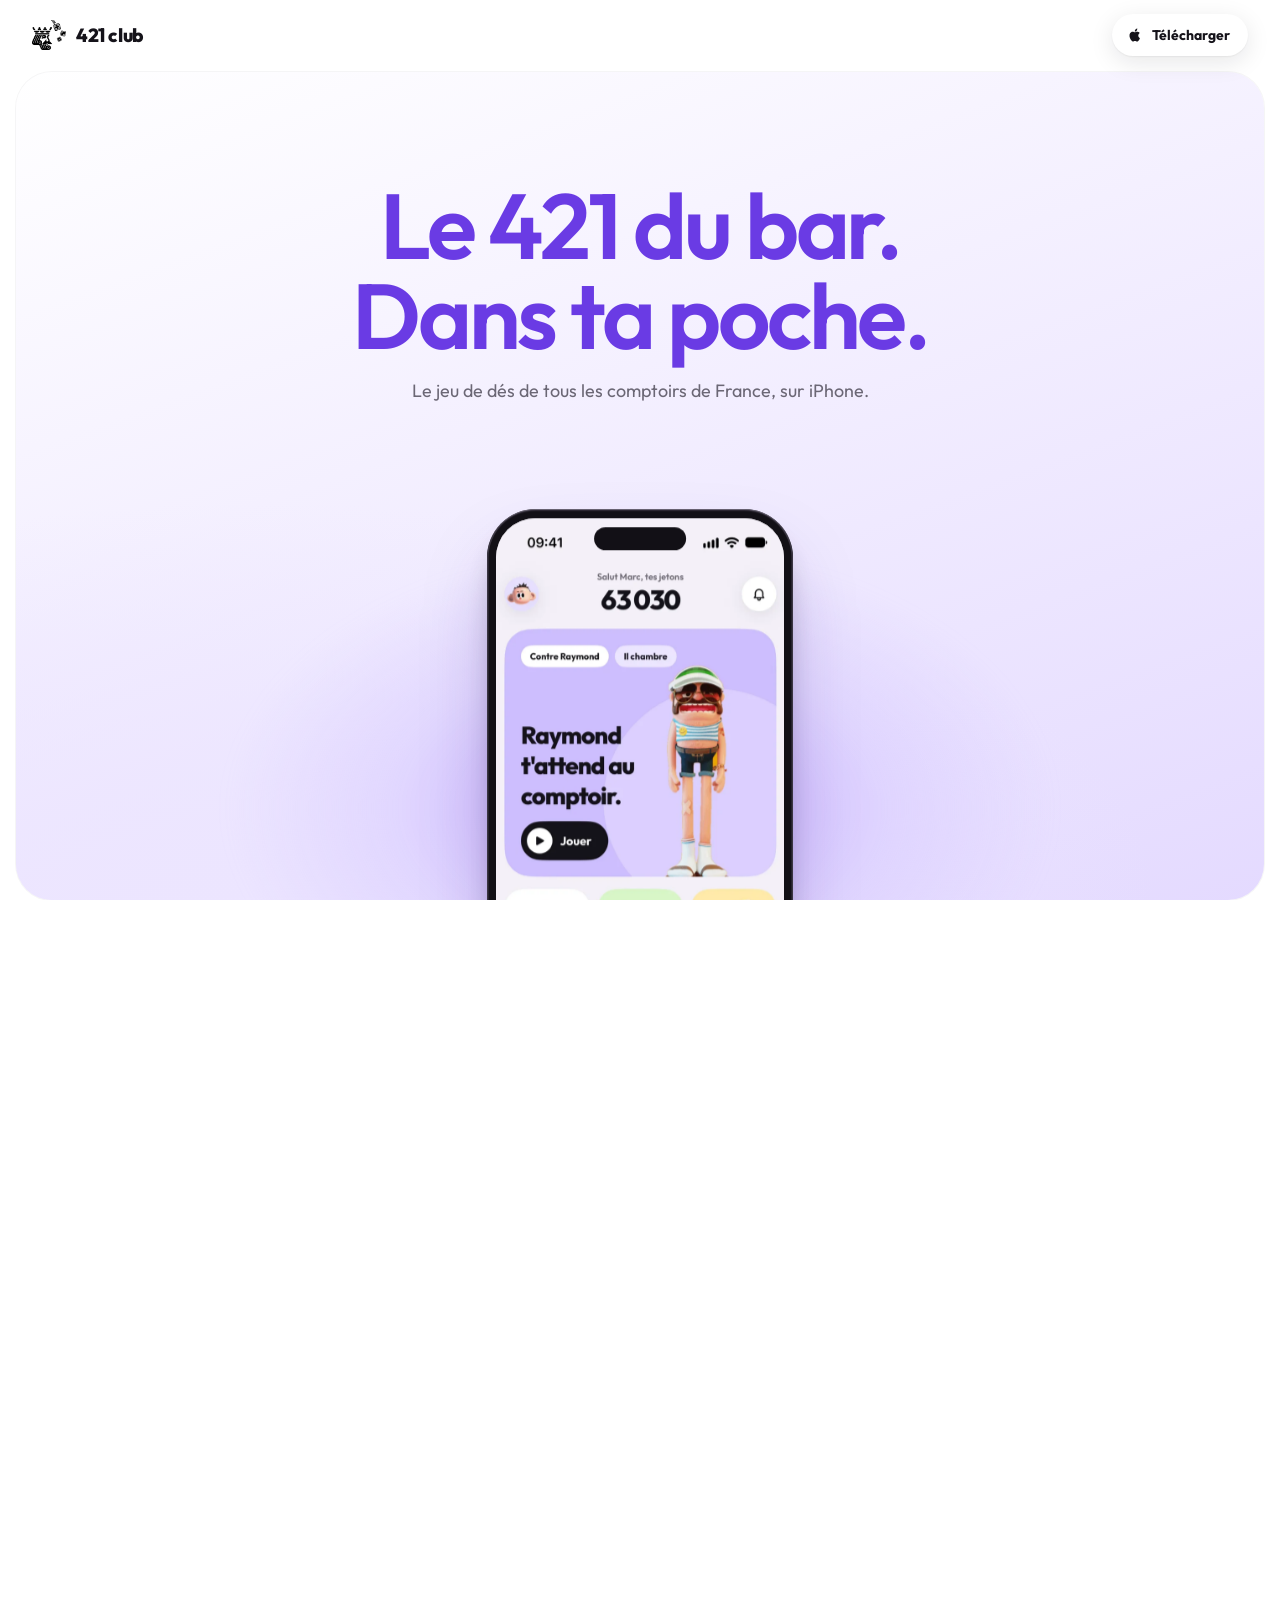
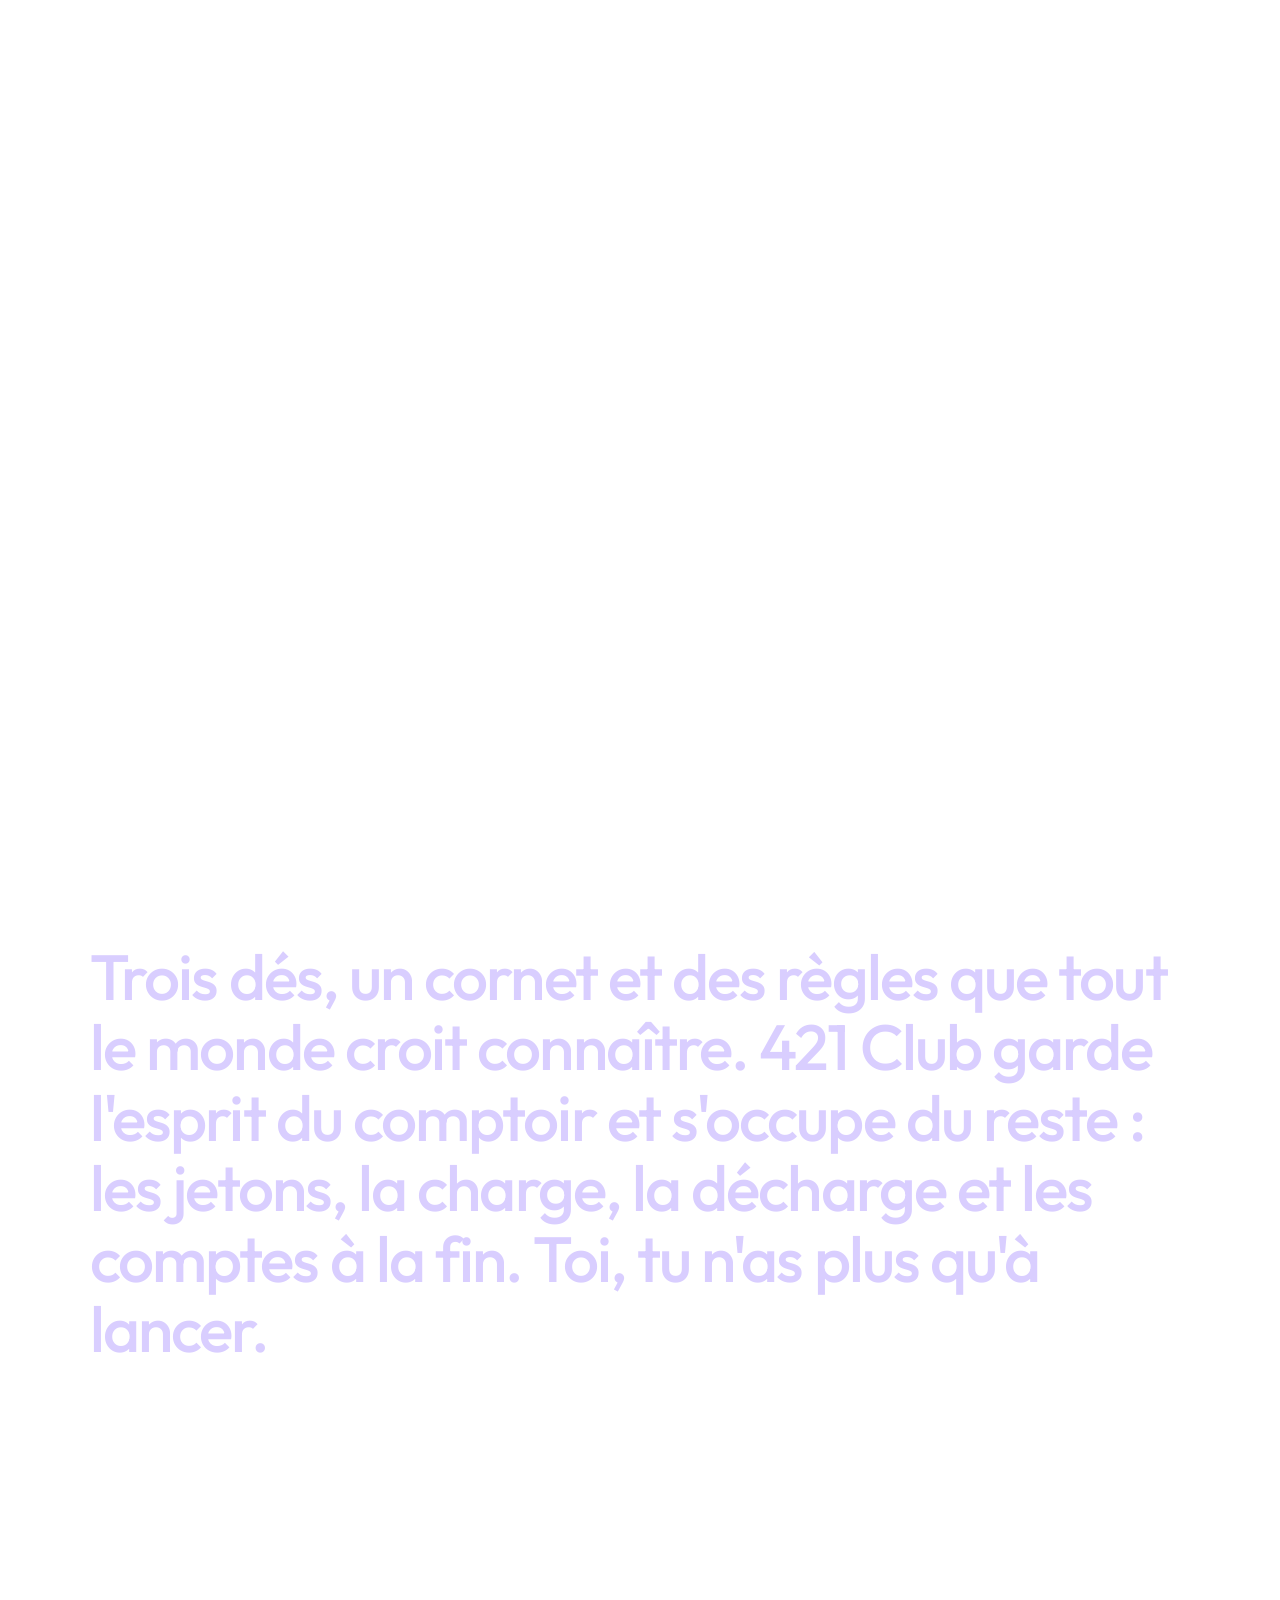
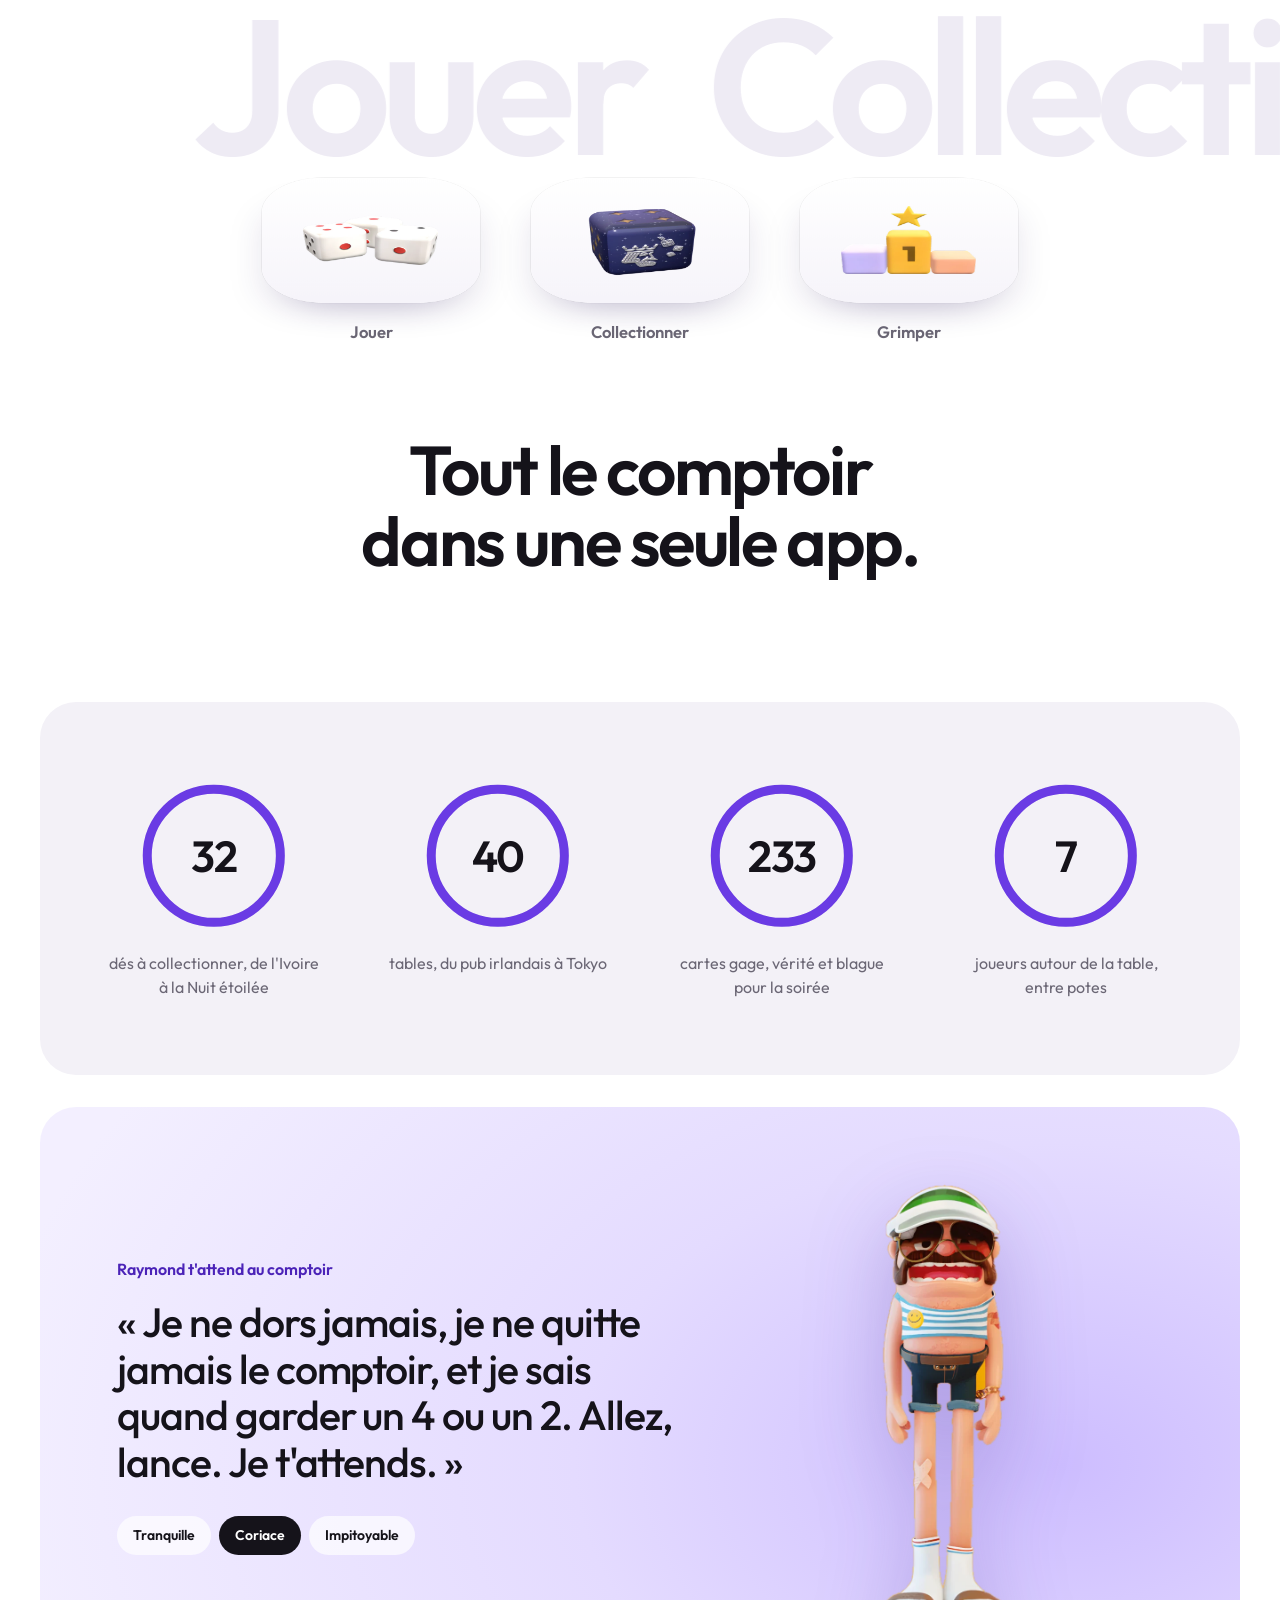
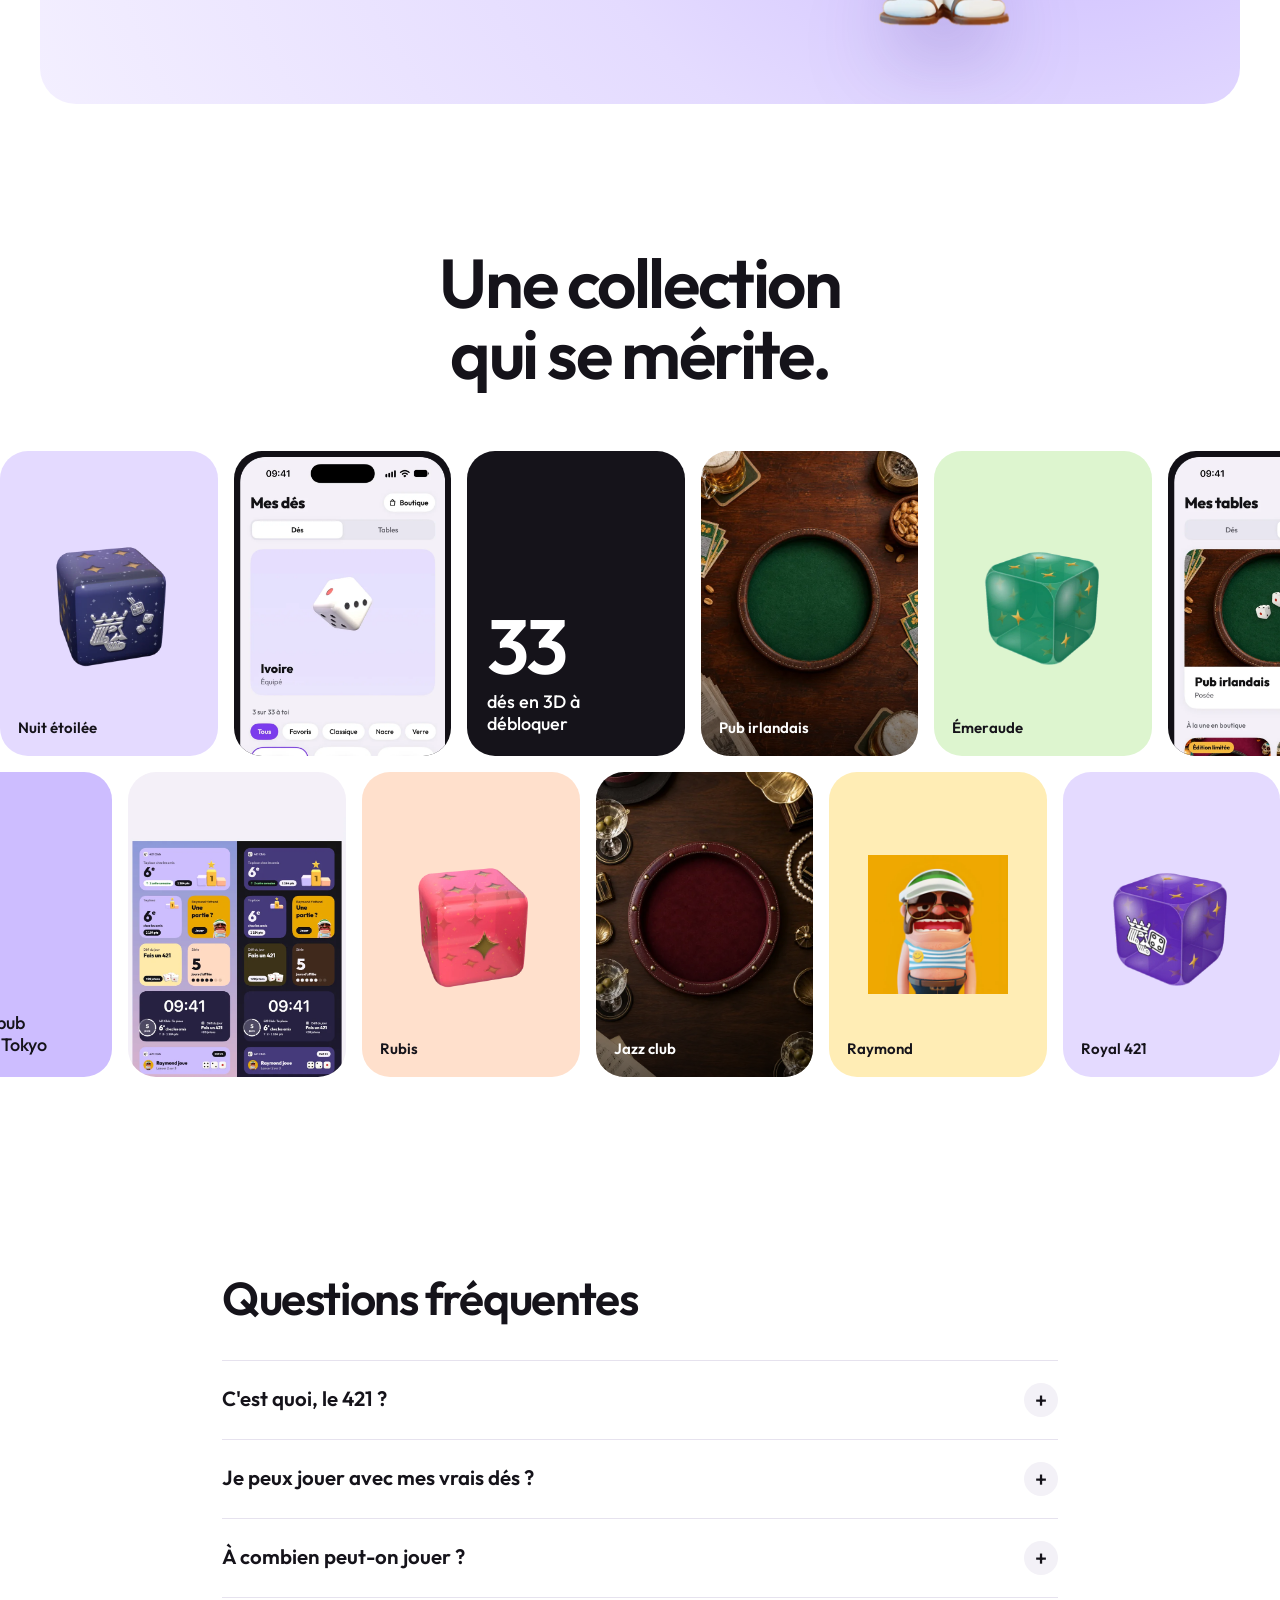
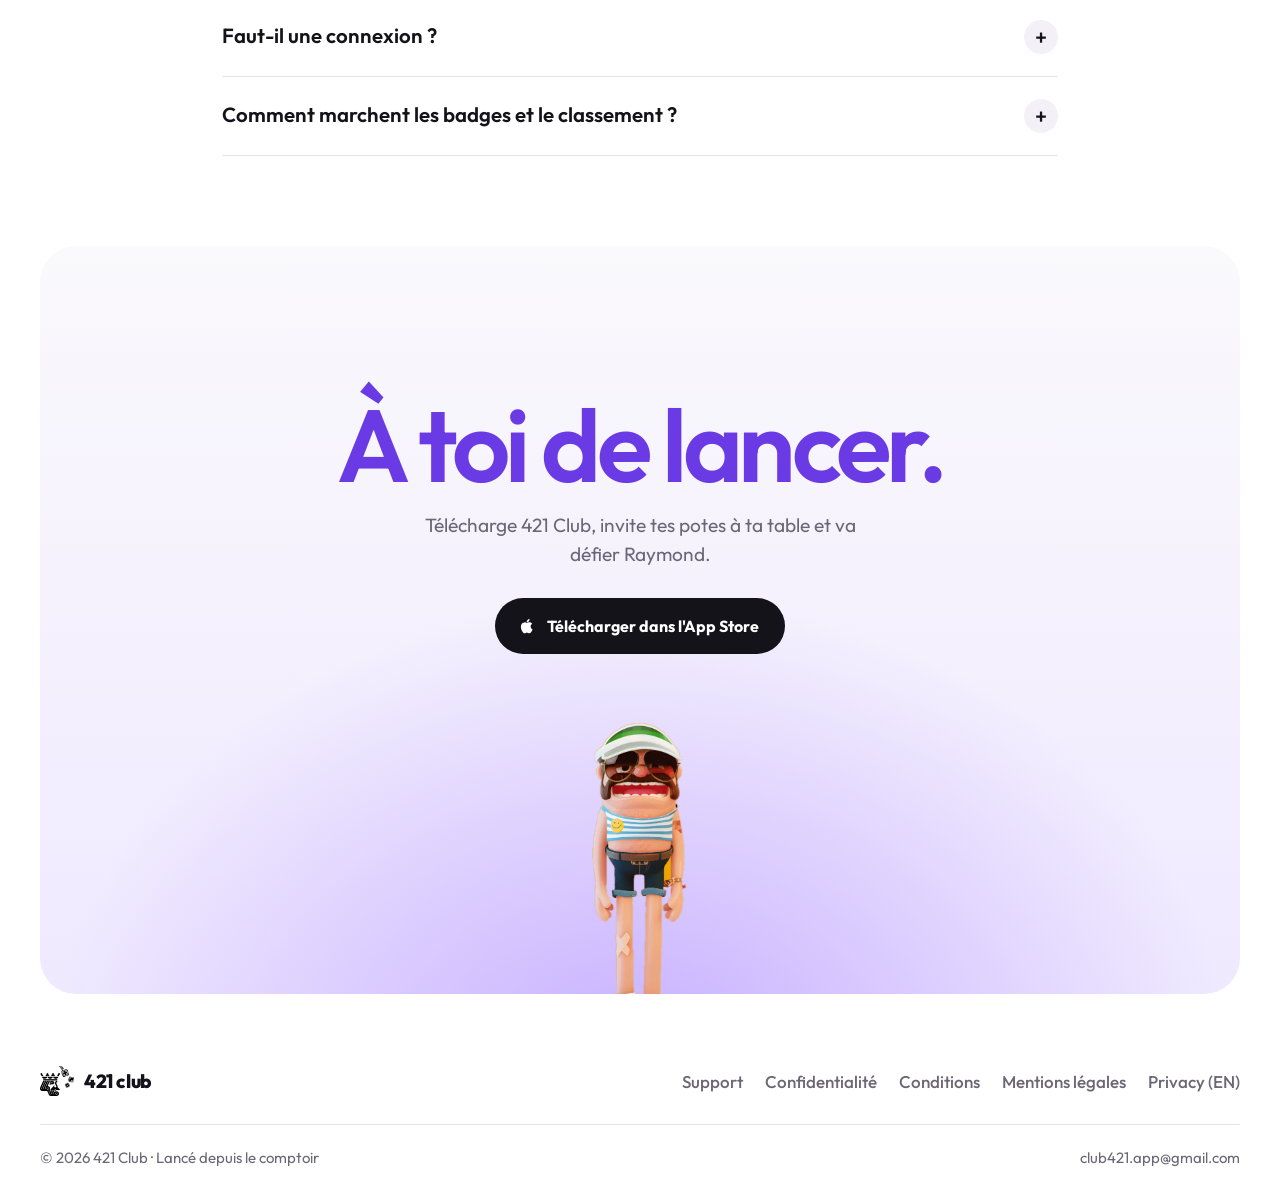
<file: index.html>
<!DOCTYPE html>
<html lang="fr">
<head>
  <meta charset="utf-8">
  <meta name="viewport" content="width=device-width, initial-scale=1">
  <title>421 Club · Le 421 du bar, dans ta poche</title>
  <meta name="description" content="421 Club, c'est le jeu de dés de tous les comptoirs de France sur iPhone. En ligne, entre potes, contre Raymond ou avec tes vrais dés.">
  <meta property="og:title" content="421 Club · Le 421 du bar, dans ta poche">
  <meta property="og:description" content="Le jeu de dés de tous les comptoirs de France, sur iPhone. En ligne, entre potes, contre Raymond ou avec tes vrais dés.">
  <meta property="og:type" content="website">
  <meta property="og:url" content="https://club421app.github.io/421club/">
  <meta property="og:image" content="https://club421app.github.io/421club/assets/img/og-icone.png">
  <meta name="twitter:card" content="summary_large_image">
  <meta name="theme-color" content="#ffffff">
  <link rel="icon" href="assets/img/favicon.png" type="image/png">
  <link rel="apple-touch-icon" href="assets/img/apple-touch-icon.png">
  <link rel="preconnect" href="https://fonts.googleapis.com">
  <link rel="preconnect" href="https://fonts.gstatic.com" crossorigin>
  <link href="https://fonts.googleapis.com/css2?family=Outfit:wght@400;500;600;700;800&display=swap" rel="stylesheet">
  <link rel="stylesheet" href="assets/css/site.css?v=1">
  <script>document.documentElement.classList.add('js')</script>
</head>
<body>

  <!-- ============ EN-TÊTE ============ -->
  <header class="top">
    <a href="#haut" class="brand" aria-label="421 Club, retour en haut">
      <img src="assets/img/logo-421.webp" alt="" width="34" height="30">
      <span>421 club</span>
    </a>
    <a href="https://apps.apple.com/app/id6821133944" class="pill-soft">
      <svg viewBox="0 0 24 24" aria-hidden="true" class="apple"><path d="M16.37 12.6c-.02-2.18 1.78-3.23 1.86-3.28-1.01-1.48-2.59-1.69-3.15-1.71-1.34-.14-2.62.79-3.3.79-.68 0-1.73-.77-2.84-.75-1.46.02-2.81.85-3.56 2.16-1.52 2.63-.39 6.53 1.09 8.67.72 1.05 1.58 2.22 2.71 2.18 1.09-.04 1.5-.7 2.81-.7 1.31 0 1.68.7 2.83.68 1.17-.02 1.91-1.07 2.62-2.12.83-1.21 1.17-2.39 1.19-2.45-.03-.01-2.28-.88-2.3-3.47zM14.21 6.19c.6-.73 1-1.73.89-2.74-.86.03-1.91.58-2.53 1.3-.55.64-1.04 1.67-.91 2.65.96.07 1.95-.49 2.55-1.21z"/></svg>
      Télécharger
    </a>
  </header>

  <main id="haut">

    <!-- ============ SCÈNE : TITRE PUIS CE QU'ON FAIT DANS L'APP ============ -->
    <section class="scene" data-scene aria-label="Ce qu'on fait dans 421 Club">
      <div class="stage">
        <div class="stage-card">
          <div class="stage-bg" aria-hidden="true">
            <span class="on" style="--c:#E4DAFF"></span>
            <span style="--c:#FFEDB5"></span>
            <span style="--c:#FFE0CC"></span>
            <span style="--c:#FFDCEB"></span>
            <span style="--c:#DDF5CF"></span>
            <span style="--c:#E4DAFF"></span>
          </div>
          <div class="glow" aria-hidden="true"></div>

          <div class="words" aria-hidden="true">
            <span style="--w:#F1C94F">lance</span>
            <span style="--w:#FFB88F">Raymond</span>
            <span style="--w:#FFA8CC">en soirée</span>
            <span style="--w:#A6DD8C">ta bande</span>
            <span style="--w:#B9A4FF">33 dés</span>
          </div>

          <div class="intro">
            <h1>Le 421 du bar.<br>Dans ta poche.</h1>
            <p>Le jeu de dés de tous les comptoirs de France, sur iPhone.</p>
          </div>

          <div class="phone">
            <div class="phone-screen">
              <img class="on" src="assets/img/app/accueil.webp" alt="L'accueil de 421 Club : Raymond t'attend au comptoir, Partie rapide, Entre potes, Compteur, Mode soirée" width="720" height="1478">
              <img src="assets/img/app/table.webp" alt="La table de jeu : trois dés sur le tapis vert" width="720" height="1478" loading="lazy">
              <img src="assets/img/app/raymond.webp" alt="Contre Raymond : Tranquille, Coriace ou Impitoyable" width="720" height="1478" loading="lazy">
              <img src="assets/img/app/soiree.webp" alt="Le mode soirée : une carte gage" width="720" height="1478" loading="lazy">
              <img src="assets/img/app/ta-bande.webp" alt="Les réglages du mode soirée : les joueurs et le niveau" width="720" height="1478" loading="lazy">
              <img src="assets/img/app/des.webp" alt="L'écran Mes dés : le dé Ivoire" width="720" height="1478" loading="lazy">
            </div>
          </div>

          <ol class="captions">
            <li><b>Lance, garde, relance</b>Les vrais coups du comptoir&nbsp;: 421, Mac, brelan… et la nénette.</li>
            <li><b>Contre Raymond</b>Tranquille, Coriace ou Impitoyable&nbsp;: choisis son humeur du jour.</li>
            <li><b>Mode soirée</b>Gages, vérités, blagues&nbsp;: 237 cartes. Le perdant de chaque main tire la sienne.</li>
            <li><b>Ta bande, tes règles</b>Ajoute les joueurs, choisis le niveau et écrivez vos propres cartes.</li>
            <li><b>33 dés à collectionner</b>Nacre, verre, métal, pierre&nbsp;: de vrais dés en 3D.</li>
          </ol>

          <div class="progress" aria-hidden="true"><i></i><i></i><i></i><i></i><i></i></div>
        </div>
      </div>
    </section>

    <!-- ============ LE TEXTE QUI SE REMPLIT ============ -->
    <section class="manifesto">
      <p class="fill" data-fill>Trois dés, un cornet et des règles que tout le monde croit connaître. 421&nbsp;Club garde l'esprit du comptoir et s'occupe du reste&nbsp;: les jetons, la charge, la décharge et les comptes à la fin. Toi, tu n'as plus qu'à lancer.</p>
    </section>

    <!-- ============ LES TROIS TUILES ============ -->
    <section class="tiles-section" data-tiles>
      <div class="giant" aria-hidden="true"><span>Jouer</span><span>Collectionner</span><span>Grimper</span></div>
      <div class="tiles">
        <figure class="tile"><div class="tile-face"><img src="assets/img/v18/icone-des.webp" alt="" loading="lazy"></div><figcaption>Jouer</figcaption></figure>
        <figure class="tile"><div class="tile-face"><img src="assets/img/v18/de-nuit-etoilee.webp" alt="" loading="lazy"></div><figcaption>Collectionner</figcaption></figure>
        <figure class="tile"><div class="tile-face"><img src="assets/img/v18/icone-podium.webp" alt="" loading="lazy"></div><figcaption>Grimper</figcaption></figure>
      </div>
      <h2 class="big-title">Tout le comptoir<br>dans une seule app.</h2>
    </section>

    <!-- ============ LES CHIFFRES ============ -->
    <section class="numbers">
      <div class="numbers-card">
        <div class="ring-item">
          <div class="ring"><svg viewBox="0 0 120 120" aria-hidden="true"><circle cx="60" cy="60" r="52"/><circle cx="60" cy="60" r="52" class="arc"/></svg><span data-count="33">33</span></div>
          <p>dés à collectionner, de l'Ivoire à la Nuit étoilée</p>
        </div>
        <div class="ring-item">
          <div class="ring"><svg viewBox="0 0 120 120" aria-hidden="true"><circle cx="60" cy="60" r="52"/><circle cx="60" cy="60" r="52" class="arc"/></svg><span data-count="41">41</span></div>
          <p>tables, du pub irlandais à Tokyo</p>
        </div>
        <div class="ring-item">
          <div class="ring"><svg viewBox="0 0 120 120" aria-hidden="true"><circle cx="60" cy="60" r="52"/><circle cx="60" cy="60" r="52" class="arc"/></svg><span data-count="237">237</span></div>
          <p>cartes gage, vérité et blague pour la soirée</p>
        </div>
        <div class="ring-item">
          <div class="ring"><svg viewBox="0 0 120 120" aria-hidden="true"><circle cx="60" cy="60" r="52"/><circle cx="60" cy="60" r="52" class="arc"/></svg><span data-count="7">7</span></div>
          <p>joueurs autour de la table, entre potes</p>
        </div>
      </div>
    </section>

    <!-- ============ RAYMOND ============ -->
    <section class="raymond">
      <div class="raymond-card">
        <div class="raymond-text">
          <p class="kicker">Raymond t'attend au comptoir</p>
          <blockquote>« Je ne dors jamais, je ne quitte jamais le comptoir, et je sais quand garder un 4 ou un 2. Allez, lance. Je t'attends. »</blockquote>
          <ul class="levels" aria-label="Niveaux de Raymond">
            <li>Tranquille</li><li class="on">Coriace</li><li>Impitoyable</li>
          </ul>
        </div>
        <div class="raymond-art">
          <img src="assets/img/v18/raymond-corps.webp" alt="Raymond, le patron du comptoir de 421 Club" loading="lazy">
        </div>
      </div>
    </section>

    <!-- ============ LE MUR ============ -->
    <section class="wall" data-wall>
      <h2 class="big-title">Une collection<br>qui se mérite.</h2>
      <div class="wall-row" data-dir="-1">
        <figure class="w-card" style="--bg:#E4DAFF"><img src="assets/img/v18/de-nuit-etoilee.webp" alt="" loading="lazy"><figcaption>Nuit étoilée</figcaption></figure>
        <figure class="w-card w-screen"><img src="assets/img/app/des.webp" alt="L'écran Mes dés" loading="lazy"></figure>
        <figure class="w-card w-text" style="--bg:#15131A"><p><b>33</b>dés en 3D à débloquer</p></figure>
        <figure class="w-card w-photo"><img src="assets/img/v18/table-pub.webp" alt="" loading="lazy"><figcaption class="light">Pub irlandais</figcaption></figure>
        <figure class="w-card" style="--bg:#DDF5CF"><img src="assets/img/v18/de-emeraude.webp" alt="" loading="lazy"><figcaption>Émeraude</figcaption></figure>
        <figure class="w-card w-screen"><img src="assets/img/app/tables.webp" alt="L'écran Mes tables" loading="lazy"></figure>
        <figure class="w-card" style="--bg:#FFE0CC"><img src="assets/img/v18/perso-1.webp" alt="" loading="lazy"><figcaption>Ton perso</figcaption></figure>
        <figure class="w-card" style="--bg:#DCE6FF"><img src="assets/img/v18/de-nacre-bleue.webp" alt="" loading="lazy"><figcaption>Nacre bleue</figcaption></figure>
        <figure class="w-card w-photo"><img src="assets/img/v18/table-tokyo.webp" alt="" loading="lazy"><figcaption class="light">Tokyo</figcaption></figure>
      </div>
      <div class="wall-row" data-dir="1">
        <figure class="w-card" style="--bg:#FFDCEB"><img src="assets/img/v18/icone-cartes.webp" alt="" loading="lazy"><figcaption>237 cartes</figcaption></figure>
        <figure class="w-card w-photo"><img src="assets/img/v18/table-vegas.webp" alt="" loading="lazy"><figcaption class="light">Vegas</figcaption></figure>
        <figure class="w-card" style="--bg:#FFEDB5"><img src="assets/img/v18/de-or.webp" alt="" loading="lazy"><figcaption>Or</figcaption></figure>
        <figure class="w-card w-text" style="--bg:#CDBDFF"><p><b>41</b>tables, du pub irlandais à Tokyo</p></figure>
        <figure class="w-card w-screen w-lite"><img src="assets/img/app/widgets.webp" alt="Les widgets 421 Club sur l'écran d'accueil" loading="lazy"></figure>
        <figure class="w-card" style="--bg:#FFE0CC"><img src="assets/img/v18/de-rubis.webp" alt="" loading="lazy"><figcaption>Rubis</figcaption></figure>
        <figure class="w-card w-photo"><img src="assets/img/v18/table-jazz-club.webp" alt="" loading="lazy"><figcaption class="light">Jazz club</figcaption></figure>
        <figure class="w-card" style="--bg:#FFEDB5"><img src="assets/img/v18/raymond-tete.webp" alt="" loading="lazy"><figcaption>Raymond</figcaption></figure>
        <figure class="w-card" style="--bg:#E4DAFF"><img src="assets/img/v18/de-royal-421.webp" alt="" loading="lazy"><figcaption>Royal 421</figcaption></figure>
      </div>
    </section>

    <!-- ============ QUESTIONS ============ -->
    <section class="faq-section">
      <h2 class="mid-title">Questions fréquentes</h2>
      <div class="faq">
        <details>
          <summary>C'est quoi, le 421&nbsp;?</summary>
          <p>Le jeu de dés des comptoirs français. Chacun lance trois dés, jusqu'à trois fois, pour sortir la meilleure combinaison. La meilleure de toutes&nbsp;: 4, 2, 1. La pire&nbsp;: la nénette, 2, 2, 1. Chaque main perdue te fait ramasser des jetons, et le dernier à ne pas s'en débarrasser a perdu.</p>
        </details>
        <details>
          <summary>Je peux jouer avec mes vrais dés&nbsp;?</summary>
          <p>Oui, c'est le mode Compteur. Vous lancez sur la table, l'app note la combinaison de chacun en deux taps et gère la charge, la décharge, les jetons et les stats.</p>
        </details>
        <details>
          <summary>À combien peut-on jouer&nbsp;?</summary>
          <p>Seul contre Raymond, à deux en partie rapide en ligne, jusqu'à 7 entre potes et jusqu'à 10 en mode soirée.</p>
        </details>
        <details>
          <summary>Faut-il une connexion&nbsp;?</summary>
          <p>Pas toujours. Contre Raymond, tu joues hors ligne, et Entre potes peut tourner sur un seul téléphone. La partie rapide, elle, se joue en ligne.</p>
        </details>
        <details>
          <summary>Comment marchent les badges et le classement&nbsp;?</summary>
          <p>Ils passent par Game Center. Connecte-toi pour voir ta place chez tes potes, en France et dans le monde, et pour garder tes badges d'un appareil à l'autre.</p>
        </details>
      </div>
    </section>

    <!-- ============ À TOI DE LANCER ============ -->
    <section class="final">
      <div class="final-card">
        <h2>À toi de lancer.</h2>
        <p>Télécharge 421 Club, invite tes potes à ta table et va défier Raymond.</p>
        <a href="https://apps.apple.com/app/id6821133944" class="pill">
          <svg viewBox="0 0 24 24" aria-hidden="true" class="apple"><path d="M16.37 12.6c-.02-2.18 1.78-3.23 1.86-3.28-1.01-1.48-2.59-1.69-3.15-1.71-1.34-.14-2.62.79-3.3.79-.68 0-1.73-.77-2.84-.75-1.46.02-2.81.85-3.56 2.16-1.52 2.63-.39 6.53 1.09 8.67.72 1.05 1.58 2.22 2.71 2.18 1.09-.04 1.5-.7 2.81-.7 1.31 0 1.68.7 2.83.68 1.17-.02 1.91-1.07 2.62-2.12.83-1.21 1.17-2.39 1.19-2.45-.03-.01-2.28-.88-2.3-3.47zM14.21 6.19c.6-.73 1-1.73.89-2.74-.86.03-1.91.58-2.53 1.3-.55.64-1.04 1.67-.91 2.65.96.07 1.95-.49 2.55-1.21z"/></svg>
          Télécharger dans l'App Store
        </a>
        <img class="final-ray" src="assets/img/v18/raymond-corps.webp" alt="" loading="lazy">
      </div>
    </section>
  </main>

  <!-- ============ PIED DE PAGE ============ -->
  <footer class="foot">
    <div class="foot-top">
      <a href="#haut" class="brand"><img src="assets/img/logo-421.webp" alt="" width="34" height="30"><span>421 club</span></a>
      <nav aria-label="Informations">
        <a href="support.html">Support</a>
        <a href="confidentialite.html">Confidentialité</a>
        <a href="conditions.html">Conditions</a>
        <a href="mentions-legales.html">Mentions légales</a>
        <a href="privacy.html">Privacy (EN)</a>
      </nav>
    </div>
    <div class="foot-bottom">
      <p>© <span id="year">2026</span> 421 Club · Lancé depuis le comptoir</p>
      <a href="mailto:club421.app@gmail.com">club421.app@gmail.com</a>
    </div>
  </footer>

  <script src="assets/js/site.js?v=1"></script>
</body>
</html>
</file>
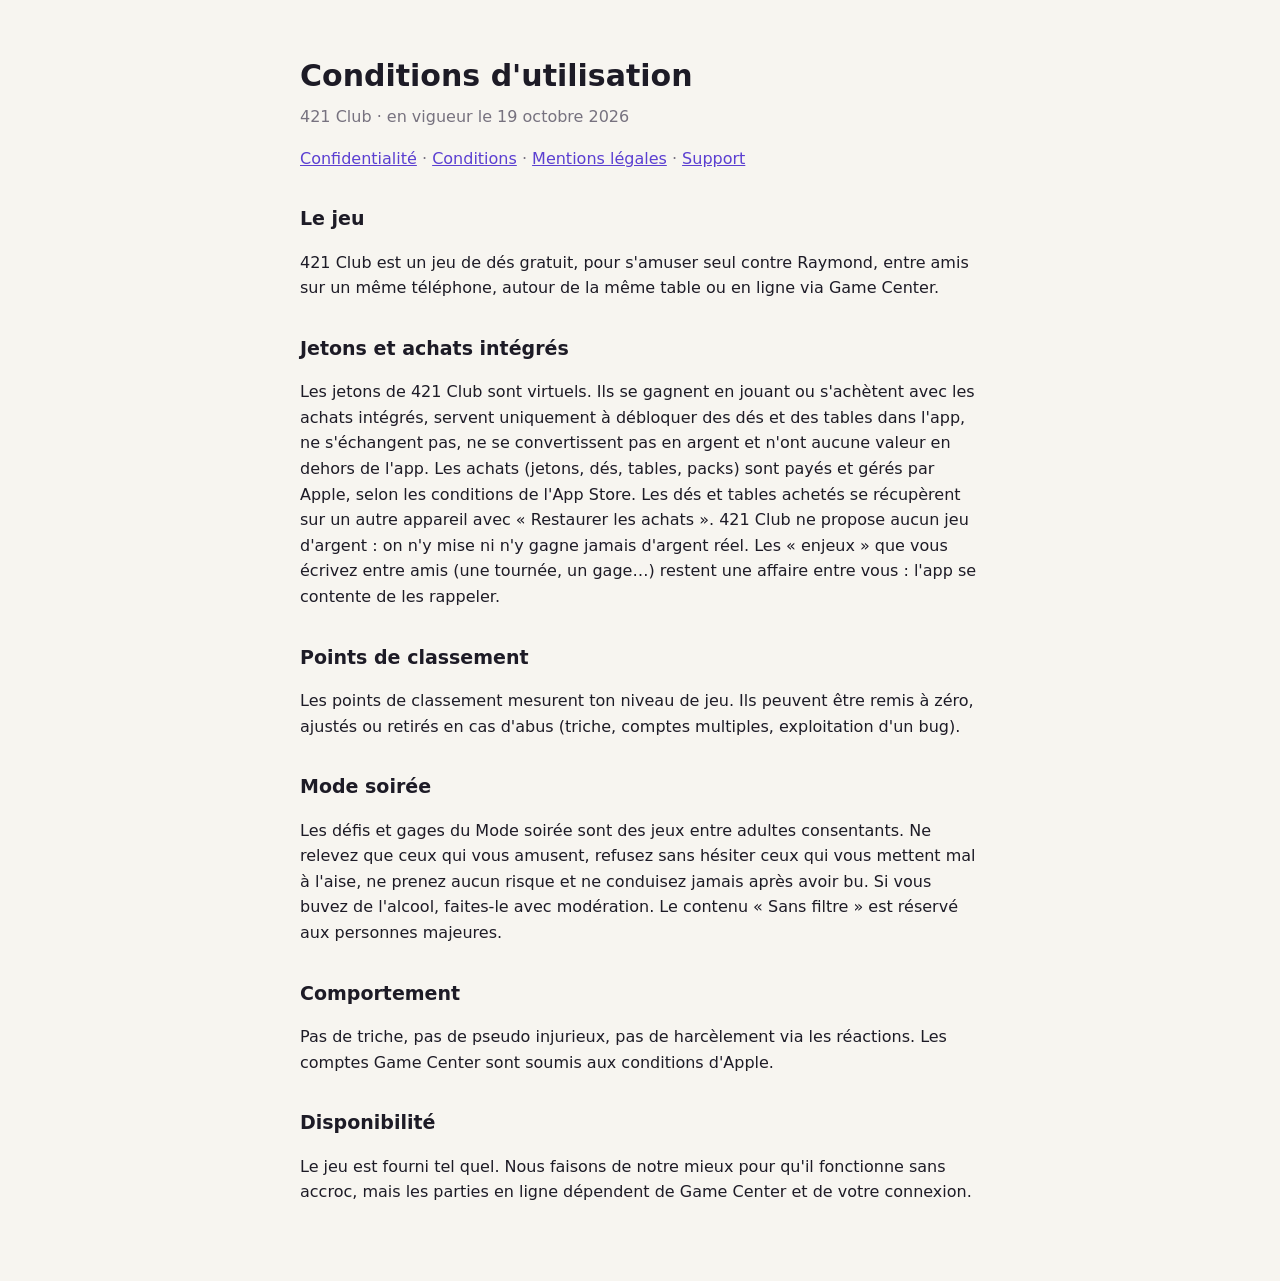
<file: conditions.html>
<!DOCTYPE html>
<html lang="fr">
<head>
<meta charset="utf-8">
<meta name="viewport" content="width=device-width, initial-scale=1">
<title>421 Club · Conditions d'utilisation</title>
<style>
  body { font-family: -apple-system, system-ui, sans-serif; max-width: 680px; margin: 0 auto; padding: 32px 20px 60px;
         color: #1d1b26; background: #f7f5f0; line-height: 1.6; }
  h1 { font-size: 30px; margin-bottom: 4px; }
  h2 { font-size: 19px; margin-top: 32px; }
  .date { color: #77727f; margin-top: 0; }
  .lang { float: right; font-size: 14px; }
  a { color: #5b3fd1; }
</style>
</head>
<body>
<h1>Conditions d'utilisation</h1>
<p class="date">421 Club · en vigueur le 19 octobre 2026</p>
<p class="date"><a href="confidentialite.html">Confidentialité</a> · <a href="conditions.html">Conditions</a> · <a href="mentions-legales.html">Mentions légales</a> · <a href="support.html">Support</a></p>

<h2>Le jeu</h2>
<p>421 Club est un jeu de dés gratuit, pour s'amuser seul contre Raymond, entre amis sur un même téléphone,
autour de la même table ou en ligne via Game Center.</p>

<h2>Jetons et achats intégrés</h2>
<p>Les jetons de 421 Club sont virtuels. Ils se gagnent en jouant ou s'achètent avec les achats intégrés, servent
uniquement à débloquer des dés et des tables dans l'app, ne s'échangent pas, ne se convertissent pas en argent et
n'ont aucune valeur en dehors de l'app. Les achats (jetons, dés, tables, packs) sont payés et gérés par Apple, selon
les conditions de l'App Store. Les dés et tables achetés se récupèrent sur un autre appareil avec « Restaurer les
achats ». 421 Club ne propose aucun jeu d'argent : on n'y mise ni n'y gagne jamais d'argent réel. Les « enjeux » que vous écrivez entre amis (une tournée,
un gage…) restent une affaire entre vous : l'app se contente de les rappeler.</p>

<h2>Points de classement</h2>
<p>Les points de classement mesurent ton niveau de jeu. Ils peuvent être remis à zéro, ajustés ou retirés en cas
d'abus (triche, comptes multiples, exploitation d'un bug).</p>

<h2>Mode soirée</h2>
<p>Les défis et gages du Mode soirée sont des jeux entre adultes consentants. Ne relevez que ceux qui vous
amusent, refusez sans hésiter ceux qui vous mettent mal à l'aise, ne prenez aucun risque et ne conduisez jamais
après avoir bu. Si vous buvez de l'alcool, faites-le avec modération. Le contenu « Sans filtre » est réservé aux
personnes majeures.</p>

<h2>Comportement</h2>
<p>Pas de triche, pas de pseudo injurieux, pas de harcèlement via les réactions. Les comptes Game Center sont
soumis aux conditions d'Apple.</p>

<h2>Disponibilité</h2>
<p>Le jeu est fourni tel quel. Nous faisons de notre mieux pour qu'il fonctionne sans accroc, mais les parties en
ligne dépendent de Game Center et de votre connexion.</p>

</body>
</html>
</file>
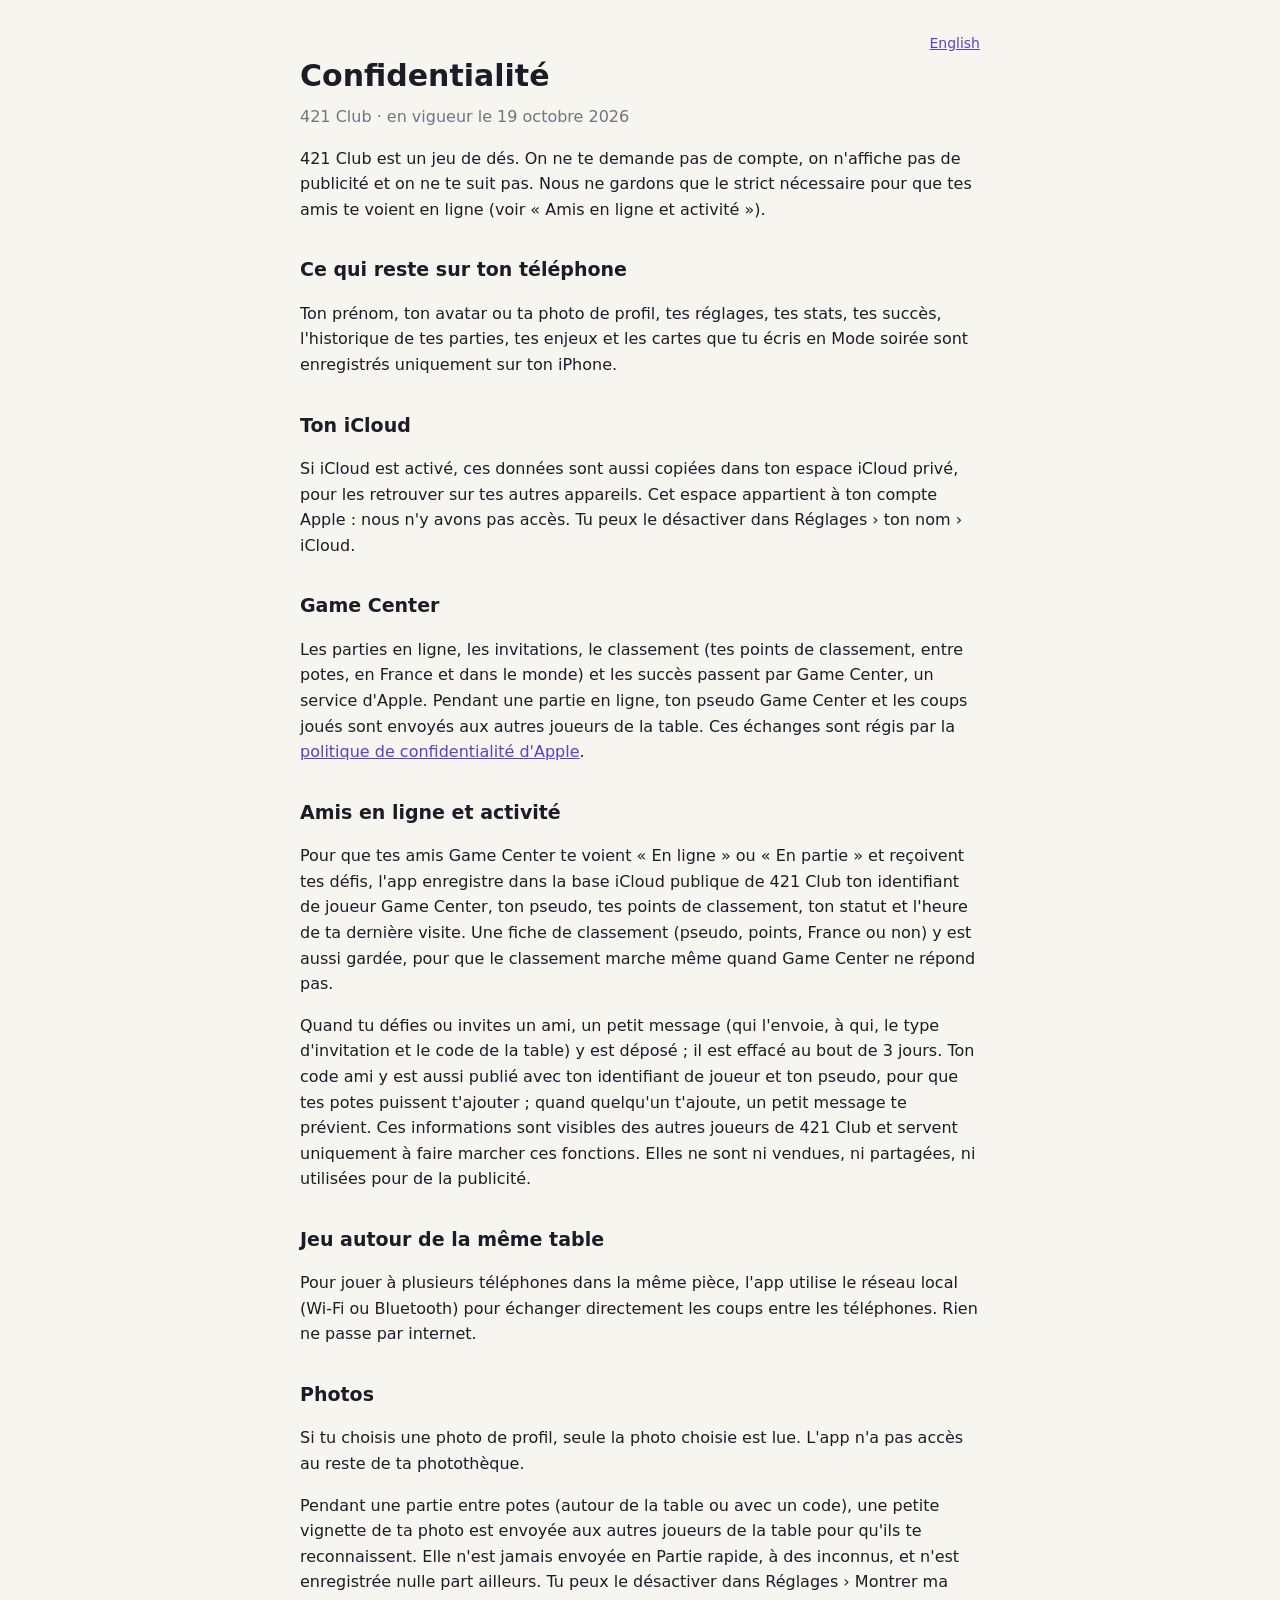
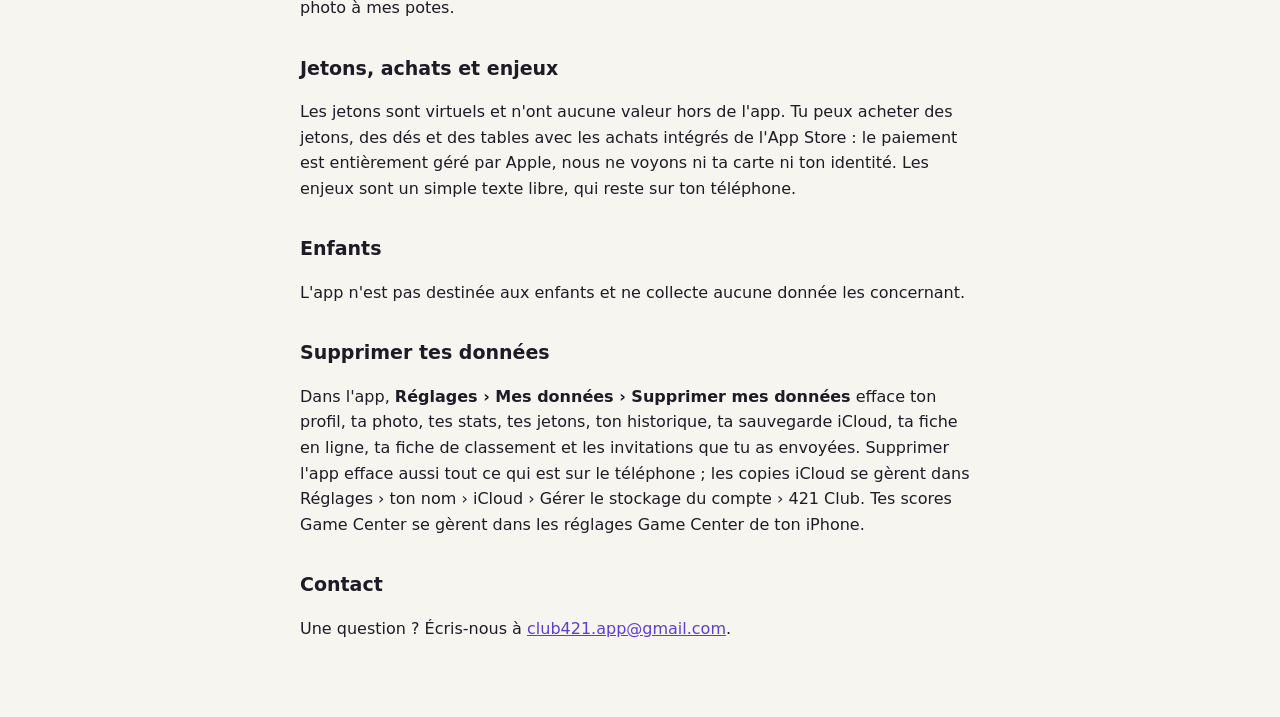
<file: confidentialite.html>
<!DOCTYPE html>
<html lang="fr">
<head>
<meta charset="utf-8">
<meta name="viewport" content="width=device-width, initial-scale=1">
<title>421 Club · Confidentialité</title>
<style>
  body { font-family: -apple-system, system-ui, sans-serif; max-width: 680px; margin: 0 auto; padding: 32px 20px 60px;
         color: #1d1b26; background: #f7f5f0; line-height: 1.6; }
  h1 { font-size: 30px; margin-bottom: 4px; }
  h2 { font-size: 19px; margin-top: 32px; }
  .date { color: #77727f; margin-top: 0; }
  .lang { float: right; font-size: 14px; }
  a { color: #5b3fd1; }
</style>
</head>
<body>
<a class="lang" href="privacy.html">English</a>
<h1>Confidentialité</h1>
<p class="date">421 Club · en vigueur le 19 octobre 2026</p>

<p>421 Club est un jeu de dés. On ne te demande pas de compte, on n'affiche pas de publicité et on ne te suit pas.
Nous ne gardons que le strict nécessaire pour que tes amis te voient en ligne (voir « Amis en ligne et activité »).</p>

<h2>Ce qui reste sur ton téléphone</h2>
<p>Ton prénom, ton avatar ou ta photo de profil, tes réglages, tes stats, tes succès, l'historique de tes parties,
tes enjeux et les cartes que tu écris en Mode soirée sont enregistrés uniquement sur ton iPhone.</p>

<h2>Ton iCloud</h2>
<p>Si iCloud est activé, ces données sont aussi copiées dans ton espace iCloud privé, pour les retrouver sur tes
autres appareils. Cet espace appartient à ton compte Apple : nous n'y avons pas accès. Tu peux le désactiver dans
Réglages › ton nom › iCloud.</p>

<h2>Game Center</h2>
<p>Les parties en ligne, les invitations, le classement (tes points de classement, entre potes, en France et dans le monde) et les succès passent par Game Center,
un service d'Apple. Pendant une partie en ligne, ton pseudo Game Center et les coups joués sont envoyés aux autres
joueurs de la table. Ces échanges sont régis par la
<a href="https://www.apple.com/fr/legal/privacy/">politique de confidentialité d'Apple</a>.</p>

<h2>Amis en ligne et activité</h2>
<p>Pour que tes amis Game Center te voient « En ligne » ou « En partie » et reçoivent tes défis, l'app enregistre
dans la base iCloud publique de 421 Club ton identifiant de joueur Game Center, ton pseudo, tes points de
classement, ton statut et l'heure de ta dernière visite. Une fiche de classement (pseudo, points, France ou non) y est aussi
gardée, pour que le classement marche même quand Game Center ne répond pas.</p>
<p>Quand tu défies ou invites un ami, un petit message (qui l'envoie, à qui, le type d'invitation et le code de la
table) y est déposé ; il est effacé au bout de 3 jours. Ton code ami y est aussi publié avec ton identifiant de
joueur et ton pseudo, pour que tes potes puissent t'ajouter ; quand quelqu'un t'ajoute, un petit message te prévient.
Ces informations sont visibles des autres joueurs de
421 Club et servent uniquement à faire marcher ces fonctions. Elles ne sont ni vendues, ni partagées, ni utilisées
pour de la publicité.</p>

<h2>Jeu autour de la même table</h2>
<p>Pour jouer à plusieurs téléphones dans la même pièce, l'app utilise le réseau local (Wi-Fi ou Bluetooth) pour
échanger directement les coups entre les téléphones. Rien ne passe par internet.</p>

<h2>Photos</h2>
<p>Si tu choisis une photo de profil, seule la photo choisie est lue. L'app n'a pas accès au reste de ta photothèque.</p>
<p>Pendant une partie entre potes (autour de la table ou avec un code), une petite vignette de ta photo est
envoyée aux autres joueurs de la table pour qu'ils te reconnaissent. Elle n'est jamais envoyée en Partie rapide,
à des inconnus, et n'est enregistrée nulle part ailleurs. Tu peux le désactiver dans Réglages › Montrer ma photo à mes potes.</p>

<h2>Jetons, achats et enjeux</h2>
<p>Les jetons sont virtuels et n'ont aucune valeur hors de l'app. Tu peux acheter des jetons, des dés et des
tables avec les achats intégrés de l'App Store : le paiement est entièrement géré par Apple, nous ne voyons ni ta
carte ni ton identité. Les enjeux sont un simple texte libre, qui reste sur ton téléphone.</p>

<h2>Enfants</h2>
<p>L'app n'est pas destinée aux enfants et ne collecte aucune donnée les concernant.</p>

<h2>Supprimer tes données</h2>
<p>Dans l'app, <strong>Réglages › Mes données › Supprimer mes données</strong> efface ton profil, ta photo, tes stats,
tes jetons, ton historique, ta sauvegarde iCloud, ta fiche en ligne, ta fiche de classement et les invitations que tu as envoyées. Supprimer l'app efface aussi tout ce qui est sur le téléphone ;
les copies iCloud se gèrent dans Réglages › ton nom › iCloud › Gérer le stockage du compte › 421 Club.
Tes scores Game Center se gèrent dans les réglages Game Center de ton iPhone.</p>

<h2>Contact</h2>
<p>Une question ? Écris-nous à <a href="mailto:club421.app@gmail.com">club421.app@gmail.com</a>.</p>
</body>
</html>
</file>
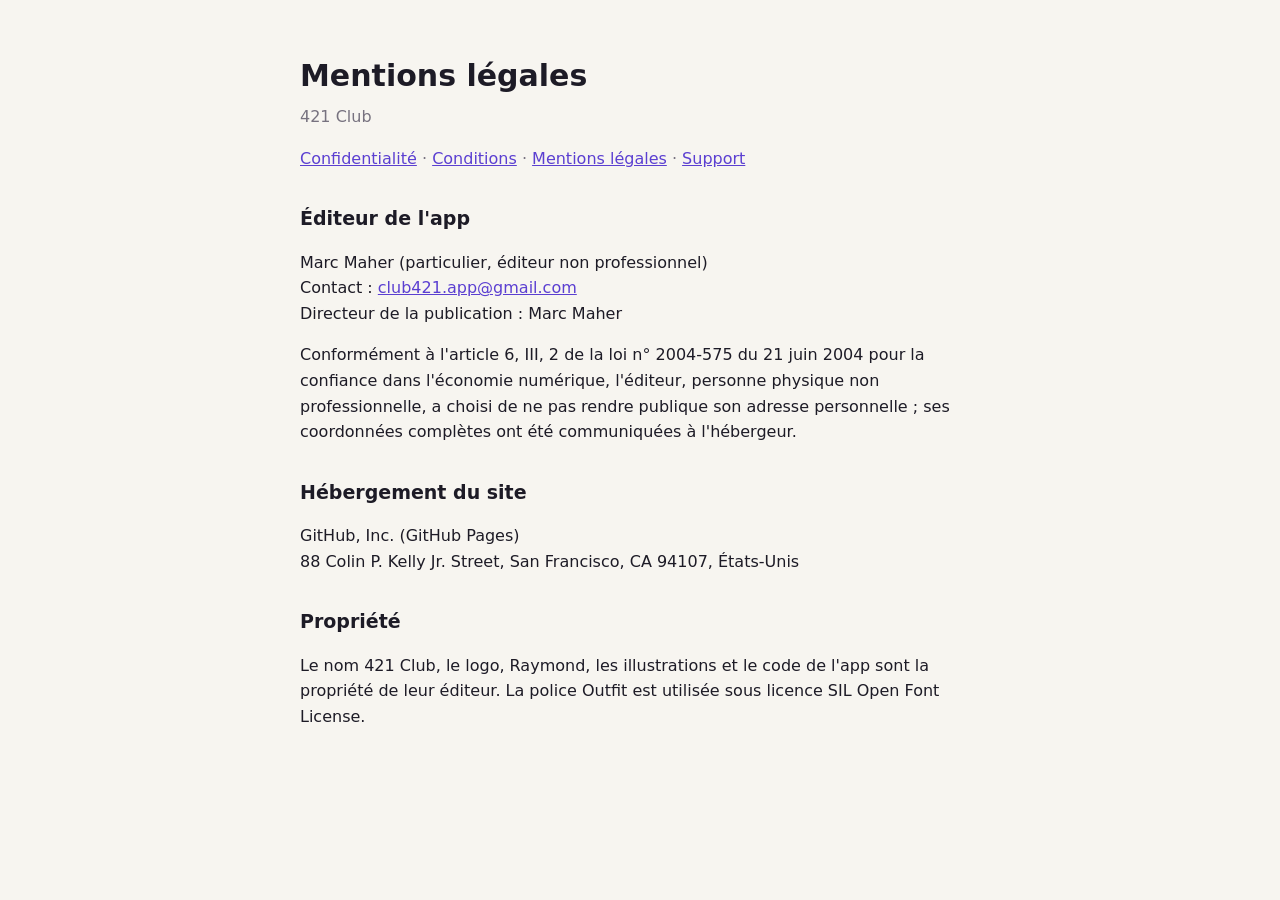
<file: mentions-legales.html>
<!DOCTYPE html>
<html lang="fr">
<head>
<meta charset="utf-8">
<meta name="viewport" content="width=device-width, initial-scale=1">
<title>421 Club · Mentions légales</title>
<style>
  body { font-family: -apple-system, system-ui, sans-serif; max-width: 680px; margin: 0 auto; padding: 32px 20px 60px;
         color: #1d1b26; background: #f7f5f0; line-height: 1.6; }
  h1 { font-size: 30px; margin-bottom: 4px; }
  h2 { font-size: 19px; margin-top: 32px; }
  .date { color: #77727f; margin-top: 0; }
  .lang { float: right; font-size: 14px; }
  a { color: #5b3fd1; }
</style>
</head>
<body>
<h1>Mentions légales</h1>
<p class="date">421 Club</p>
<p class="date"><a href="confidentialite.html">Confidentialité</a> · <a href="conditions.html">Conditions</a> · <a href="mentions-legales.html">Mentions légales</a> · <a href="support.html">Support</a></p>

<h2>Éditeur de l'app</h2>
<p>Marc Maher (particulier, éditeur non professionnel)<br>
Contact : <a href="mailto:club421.app@gmail.com">club421.app@gmail.com</a><br>
Directeur de la publication : Marc Maher</p>
<p>Conformément à l'article 6, III, 2 de la loi n° 2004-575 du 21 juin 2004 pour la confiance dans l'économie
numérique, l'éditeur, personne physique non professionnelle, a choisi de ne pas rendre publique son adresse
personnelle ; ses coordonnées complètes ont été communiquées à l'hébergeur.</p>

<h2>Hébergement du site</h2>
<p>GitHub, Inc. (GitHub Pages)<br>
88 Colin P. Kelly Jr. Street, San Francisco, CA 94107, États-Unis</p>

<h2>Propriété</h2>
<p>Le nom 421 Club, le logo, Raymond, les illustrations et le code de l'app sont la propriété de leur éditeur.
La police Outfit est utilisée sous licence SIL Open Font License.</p>

</body>
</html>
</file>
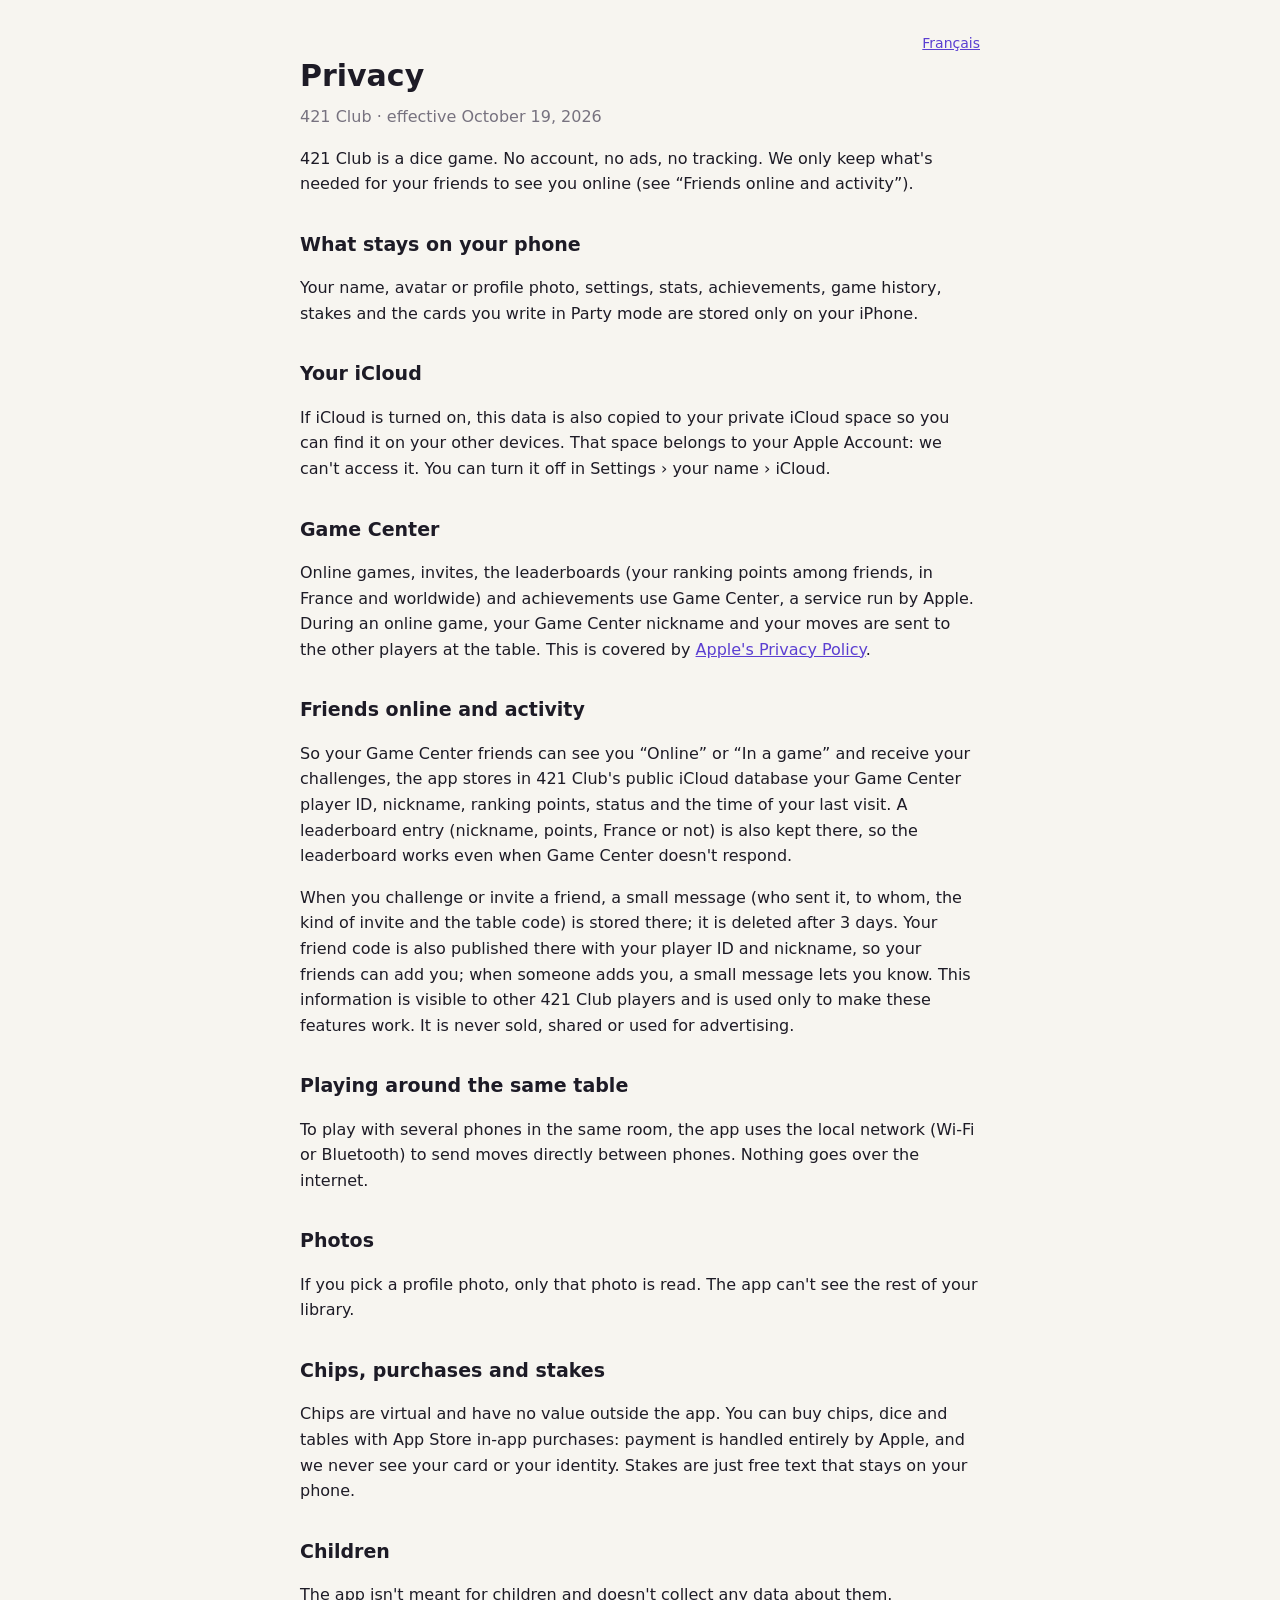
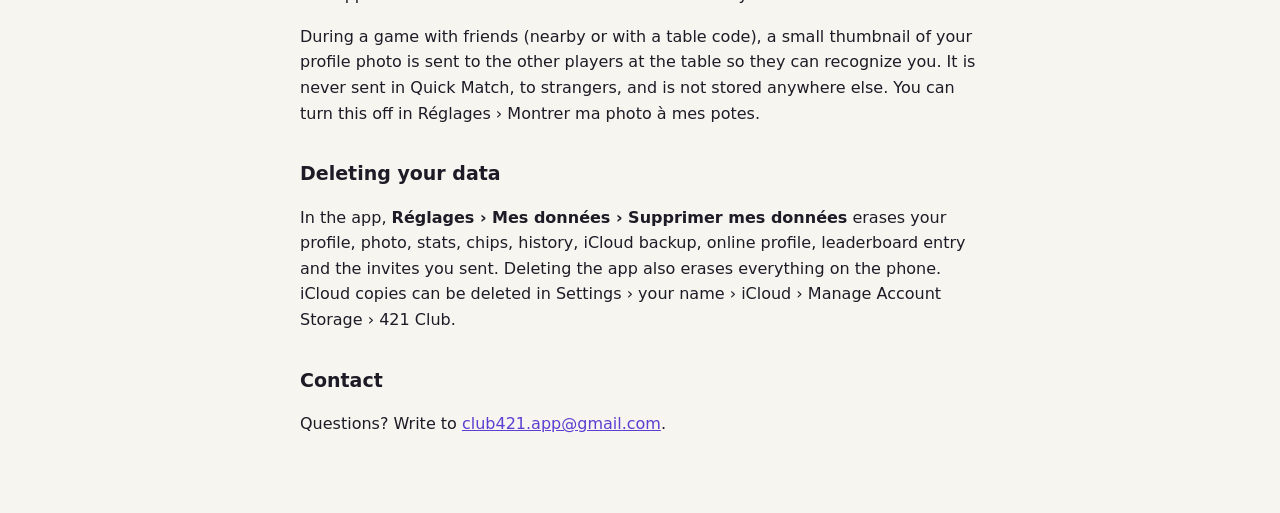
<file: privacy.html>
<!DOCTYPE html>
<html lang="en">
<head>
<meta charset="utf-8">
<meta name="viewport" content="width=device-width, initial-scale=1">
<title>421 Club · Privacy</title>
<style>
  body { font-family: -apple-system, system-ui, sans-serif; max-width: 680px; margin: 0 auto; padding: 32px 20px 60px;
         color: #1d1b26; background: #f7f5f0; line-height: 1.6; }
  h1 { font-size: 30px; margin-bottom: 4px; }
  h2 { font-size: 19px; margin-top: 32px; }
  .date { color: #77727f; margin-top: 0; }
  .lang { float: right; font-size: 14px; }
  a { color: #5b3fd1; }
</style>
</head>
<body>
<a class="lang" href="confidentialite.html">Français</a>
<h1>Privacy</h1>
<p class="date">421 Club · effective October 19, 2026</p>

<p>421 Club is a dice game. No account, no ads, no tracking.
We only keep what's needed for your friends to see you online (see “Friends online and activity”).</p>

<h2>What stays on your phone</h2>
<p>Your name, avatar or profile photo, settings, stats, achievements, game history, stakes and the cards you write in
Party mode are stored only on your iPhone.</p>

<h2>Your iCloud</h2>
<p>If iCloud is turned on, this data is also copied to your private iCloud space so you can find it on your other
devices. That space belongs to your Apple Account: we can't access it. You can turn it off in
Settings › your name › iCloud.</p>

<h2>Game Center</h2>
<p>Online games, invites, the leaderboards (your ranking points among friends, in France and worldwide) and achievements use Game Center, a service run by Apple.
During an online game, your Game Center nickname and your moves are sent to the other players at the table. This is
covered by <a href="https://www.apple.com/legal/privacy/">Apple's Privacy Policy</a>.</p>

<h2>Friends online and activity</h2>
<p>So your Game Center friends can see you “Online” or “In a game” and receive your challenges, the app stores in
421 Club's public iCloud database your Game Center player ID, nickname, ranking points, status and the time of your
last visit. A leaderboard entry (nickname, points, France or not) is also kept there, so the leaderboard works even when
Game Center doesn't respond.</p>
<p>When you challenge or invite a friend, a small message (who sent it, to whom, the kind of invite and the table
code) is stored there; it is deleted after 3 days. Your friend code is also published there with your player ID
and nickname, so your friends can add you; when someone adds you, a small message lets you know. This information is visible to other 421 Club players and is used
only to make these features work. It is never sold, shared or used for advertising.</p>

<h2>Playing around the same table</h2>
<p>To play with several phones in the same room, the app uses the local network (Wi-Fi or Bluetooth) to send moves
directly between phones. Nothing goes over the internet.</p>

<h2>Photos</h2>
<p>If you pick a profile photo, only that photo is read. The app can't see the rest of your library.</p>

<h2>Chips, purchases and stakes</h2>
<p>Chips are virtual and have no value outside the app. You can buy chips, dice and tables with App Store in-app
purchases: payment is handled entirely by Apple, and we never see your card or your identity. Stakes are just free
text that stays on your phone.</p>

<h2>Children</h2>
<p>The app isn't meant for children and doesn't collect any data about them.</p>

<p>During a game with friends (nearby or with a table code), a small thumbnail of your profile photo is sent to the
other players at the table so they can recognize you. It is never sent in Quick Match, to strangers, and is not
stored anywhere else. You can turn this off in Réglages › Montrer ma photo à mes potes.</p>

<h2>Deleting your data</h2>
<p>In the app, <strong>Réglages › Mes données › Supprimer mes données</strong> erases your profile, photo, stats, chips, history, iCloud backup, online profile, leaderboard entry and the invites you sent. Deleting the app also erases everything on the phone. iCloud copies can be deleted in
Settings › your name › iCloud › Manage Account Storage › 421 Club.</p>

<h2>Contact</h2>
<p>Questions? Write to <a href="mailto:club421.app@gmail.com">club421.app@gmail.com</a>.</p>
</body>
</html>
</file>
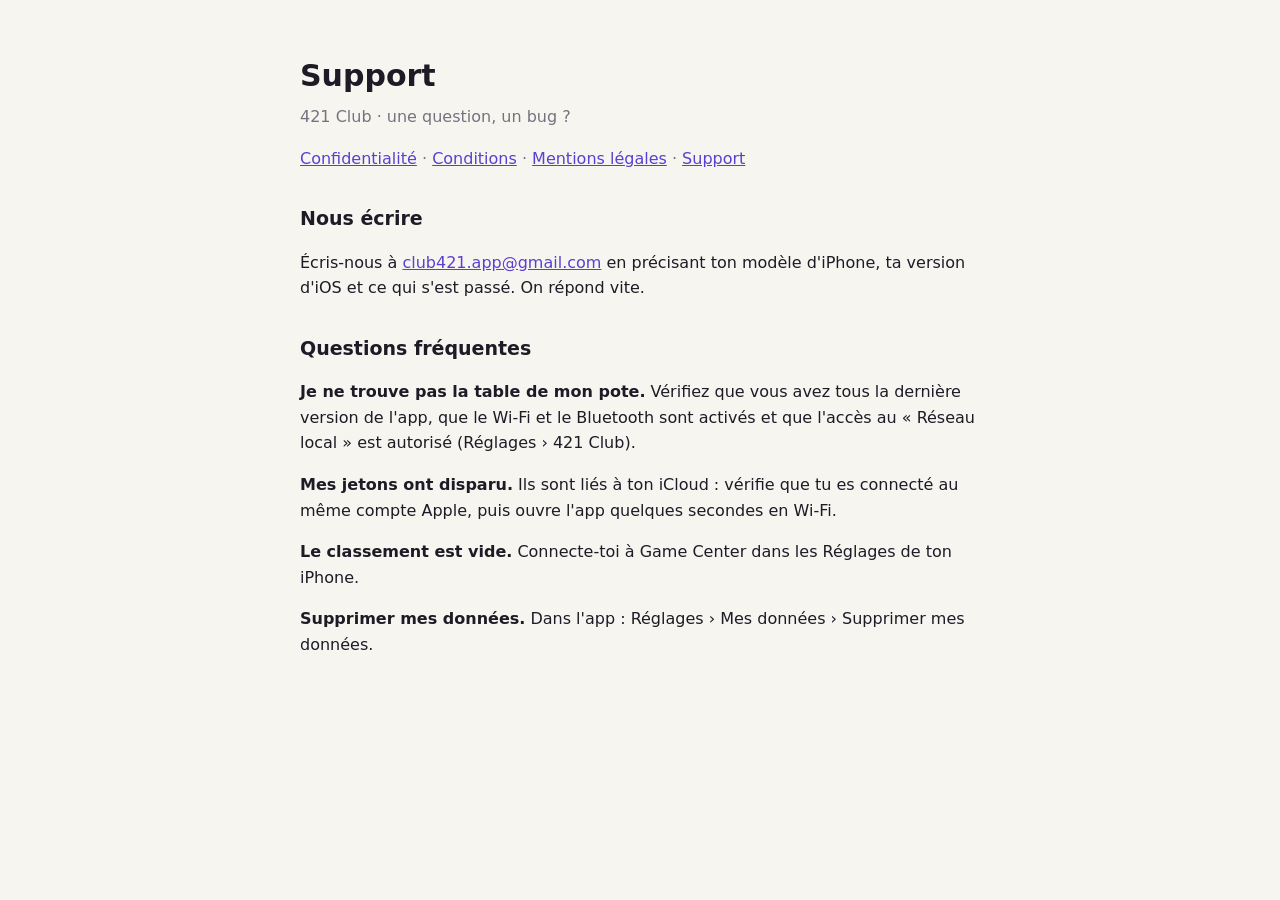
<file: support.html>
<!DOCTYPE html>
<html lang="fr">
<head>
<meta charset="utf-8">
<meta name="viewport" content="width=device-width, initial-scale=1">
<title>421 Club · Support</title>
<style>
  body { font-family: -apple-system, system-ui, sans-serif; max-width: 680px; margin: 0 auto; padding: 32px 20px 60px;
         color: #1d1b26; background: #f7f5f0; line-height: 1.6; }
  h1 { font-size: 30px; margin-bottom: 4px; }
  h2 { font-size: 19px; margin-top: 32px; }
  .date { color: #77727f; margin-top: 0; }
  .lang { float: right; font-size: 14px; }
  a { color: #5b3fd1; }
</style>
</head>
<body>
<h1>Support</h1>
<p class="date">421 Club · une question, un bug ?</p>
<p class="date"><a href="confidentialite.html">Confidentialité</a> · <a href="conditions.html">Conditions</a> · <a href="mentions-legales.html">Mentions légales</a> · <a href="support.html">Support</a></p>

<h2>Nous écrire</h2>
<p>Écris-nous à <a href="mailto:club421.app@gmail.com">club421.app@gmail.com</a> en précisant ton modèle d'iPhone, ta version
d'iOS et ce qui s'est passé. On répond vite.</p>

<h2>Questions fréquentes</h2>
<p><strong>Je ne trouve pas la table de mon pote.</strong> Vérifiez que vous avez tous la dernière version de l'app,
que le Wi-Fi et le Bluetooth sont activés et que l'accès au « Réseau local » est autorisé (Réglages › 421 Club).</p>
<p><strong>Mes jetons ont disparu.</strong> Ils sont liés à ton iCloud : vérifie que tu es connecté au même compte
Apple, puis ouvre l'app quelques secondes en Wi-Fi.</p>
<p><strong>Le classement est vide.</strong> Connecte-toi à Game Center dans les Réglages de ton iPhone.</p>
<p><strong>Supprimer mes données.</strong> Dans l'app : Réglages › Mes données › Supprimer mes données.</p>

</body>
</html>
</file>
<file: assets/css/site.css>
/* =========================================================
   421 Club — site vitrine, style « Lilas Pop »
   Outfit, encre #15131A, lilas du club, pastels de l'app.
   Grands titres violets, fonds pastel qui changent au défilement,
   téléphone au centre qui montre les modes de jeu.
   ========================================================= */

:root {
  --ink: #15131A;
  --muted: #6B6775;
  --line: #E6E2EE;
  --bg: #F3F1F7;
  --card: #FFFFFF;
  --violet: #6A3BE4;
  --violet-deep: #4B23B8;
  --lilac: #CDBDFF;
  --lilac-soft: #ECE6FF;
  --font: "Outfit", ui-sans-serif, system-ui, -apple-system, "Segoe UI", sans-serif;
  --ease: cubic-bezier(.2, .7, .2, 1);
  --gut: clamp(16px, 3vw, 32px);
}

*, *::before, *::after { box-sizing: border-box; }
html { -webkit-text-size-adjust: 100%; }
body {
  margin: 0;
  background: #fff;
  color: var(--ink);
  font-family: var(--font);
  font-size: 17px;
  line-height: 1.5;
  -webkit-font-smoothing: antialiased;
  -moz-osx-font-smoothing: grayscale;
  overflow-x: hidden;
}
img { display: block; max-width: 100%; height: auto; }
a { color: inherit; text-decoration: none; }
h1, h2, p, figure, blockquote, ul, ol { margin: 0; }
ul, ol { padding: 0; list-style: none; }
::selection { background: var(--lilac); color: var(--ink); }
:focus-visible { outline: 2px solid var(--violet); outline-offset: 3px; border-radius: 8px; }

/* ---------- En-tête ---------- */
.top {
  position: fixed; inset: 0 0 auto 0; z-index: 50;
  display: flex; align-items: center; justify-content: space-between;
  padding: 14px var(--gut);
  pointer-events: none;
  transition: background .3s, box-shadow .3s;
}
.top > * { pointer-events: auto; }
.top.solid {
  pointer-events: auto;
  background: rgba(255, 255, 255, .82);
  -webkit-backdrop-filter: saturate(1.4) blur(14px); backdrop-filter: saturate(1.4) blur(14px);
  box-shadow: 0 1px 0 var(--line);
}
.brand { display: inline-flex; align-items: center; gap: 10px; font-weight: 800; font-size: 19px; letter-spacing: -.02em; }
.brand img { width: 34px; height: auto; }
.pill-soft {
  display: inline-flex; align-items: center; gap: 8px;
  height: 42px; padding: 0 18px 0 14px;
  background: var(--card); border-radius: 999px;
  font-weight: 700; font-size: 14px;
  box-shadow: 0 6px 24px rgba(21, 19, 26, .10), 0 1px 2px rgba(21, 19, 26, .06);
  transition: transform .2s var(--ease), box-shadow .2s var(--ease);
}
.pill-soft:hover { transform: translateY(-1px); box-shadow: 0 10px 30px rgba(21, 19, 26, .14); }
.apple { width: 18px; height: 18px; fill: currentColor; flex: none; }

/* ---------- Scène du haut : titre puis modes ---------- */
.scene { position: relative; height: 620vh; }
.stage { position: sticky; top: 0; height: 100vh; height: 100svh; overflow: hidden; }
.stage-card {
  --inset: 0px; --radius: 0px;
  position: absolute; inset: var(--inset);
  border-radius: var(--radius);
  overflow: hidden;
  background: #FAF9FC;
  box-shadow: 0 0 0 1px rgba(21, 19, 26, .04);
}
.js .stage-card { --inset: 72px 16px 0; --radius: 36px; }

.stage-bg span {
  position: absolute; inset: 0;
  background:
    radial-gradient(120% 80% at 20% 100%, color-mix(in srgb, var(--c) 70%, white) 0%, transparent 60%),
    linear-gradient(160deg, #fff 0%, var(--c) 100%);
  opacity: 0; transition: opacity .7s var(--ease);
}
.stage-bg span.on { opacity: 1; }

.glow {
  position: absolute; left: 50%; bottom: -28vh;
  width: min(1100px, 130vw); aspect-ratio: 1.6;
  transform: translateX(-50%);
  background: radial-gradient(closest-side, rgba(166, 128, 255, .55), rgba(205, 189, 255, .35) 45%, transparent 75%);
  filter: blur(10px);
  pointer-events: none;
}

.intro {
  position: absolute; left: 0; right: 0; top: 13%;
  text-align: center; padding: 0 20px; z-index: 3;
}
.intro h1 {
  font-size: clamp(42px, 7.2vw, 104px);
  line-height: .98; letter-spacing: -.035em; font-weight: 600;
  color: var(--violet);
}
.intro p { margin-top: 18px; color: var(--muted); font-size: clamp(16px, 1.4vw, 19px); }

.words {
  position: absolute; inset: 0; z-index: 1;
  display: grid; align-items: center;
  pointer-events: none;
}
.words span {
  grid-area: 1 / 1;
  white-space: nowrap;
  font-size: clamp(120px, 24vw, 360px);
  font-weight: 600; letter-spacing: -.05em; line-height: 1;
  color: var(--w);
  will-change: transform;
  opacity: 0;
  transform: translateX(100vw);
}

.phone {
  --rise: 0px;
  position: absolute; left: 50%; top: 50%; z-index: 2;
  width: min(clamp(220px, 24vw, 330px), 34vh);
  aspect-ratio: 720 / 1500;
  transform: translate(-50%, calc(-50% + var(--rise))) rotate(var(--tilt, 0deg));
  border-radius: clamp(34px, 3.8vw, 52px);
  background: #121016;
  padding: clamp(7px, .7vw, 10px);
  box-shadow:
    0 0 0 1.5px #3a3542 inset,
    0 40px 80px -20px rgba(60, 30, 140, .35),
    0 18px 36px -18px rgba(21, 19, 26, .45);
  will-change: transform;
}
.phone::before {
  content: ""; position: absolute; z-index: 2;
  top: calc(clamp(7px, .7vw, 10px) + 9px); left: 50%;
  width: 30%; height: 3.6%;
  transform: translateX(-50%);
  background: #121016; border-radius: 99px;
}
.phone-screen {
  position: relative; height: 100%;
  border-radius: clamp(27px, 3.1vw, 43px);
  overflow: hidden; background: #F3F1F7;
}
.phone-screen img {
  position: absolute; inset: 0; width: 100%; height: 100%; object-fit: cover;
  opacity: 0; transition: opacity .45s var(--ease);
}
.phone-screen img.on { opacity: 1; }

.captions {
  position: absolute; z-index: 3;
  left: clamp(20px, 4vw, 56px); bottom: clamp(24px, 6vh, 56px);
  width: min(320px, 28vw);
}
.captions li {
  position: absolute; left: 0; bottom: 0; width: 100%;
  font-size: 16px; color: var(--muted); line-height: 1.45;
  opacity: 0; transform: translateY(12px);
  transition: opacity .45s var(--ease), transform .45s var(--ease);
}
.captions li.on { opacity: 1; transform: none; }
.captions b { display: block; color: var(--ink); font-size: 26px; font-weight: 700; letter-spacing: -.02em; margin-bottom: 4px; }

.progress {
  position: absolute; z-index: 3;
  right: clamp(20px, 4vw, 56px); bottom: clamp(30px, 6vh, 62px);
  display: flex; gap: 6px; opacity: 0; transition: opacity .4s;
}
.progress.on { opacity: 1; }
.progress i { width: 22px; height: 4px; border-radius: 4px; background: rgba(21, 19, 26, .14); transition: background .3s, width .3s var(--ease); }
.progress i.on { background: var(--ink); width: 40px; }

/* ---------- Texte qui se remplit ---------- */
.manifesto { padding: clamp(110px, 18vh, 200px) var(--gut); }
.fill {
  max-width: 1100px; margin: 0 auto;
  font-size: clamp(32px, 5vw, 70px);
  line-height: 1.1; letter-spacing: -.03em; font-weight: 500;
}
.fill .wd { color: #D9CEFF; transition: color .35s var(--ease); }
.fill .wd.lit { color: var(--ink); }
.fill .wd.lit.hl { color: var(--violet); }

/* ---------- Trois tuiles ---------- */
.tiles-section { position: relative; padding: clamp(40px, 8vh, 100px) 0 clamp(90px, 14vh, 160px); overflow: hidden; }
.giant {
  display: flex; gap: .35em; white-space: nowrap;
  font-size: clamp(90px, 15vw, 230px); font-weight: 600; letter-spacing: -.05em; line-height: .9;
  color: #EEEBF4;
  will-change: transform;
}
.tiles {
  display: flex; justify-content: center; gap: clamp(16px, 4vw, 64px);
  margin-top: calc(clamp(90px, 15vw, 230px) * -.45);
  padding: 0 var(--gut);
  perspective: 900px;
}
.tile { text-align: center; }
.tile-face {
  width: clamp(96px, 17vw, 230px); aspect-ratio: 1;
  display: grid; place-items: center;
  background: linear-gradient(180deg, #fff, #F6F4FA);
  border-radius: 28%;
  box-shadow: 0 30px 50px -20px rgba(40, 20, 90, .28), 0 0 0 1px rgba(21, 19, 26, .05);
  transform: rotateX(var(--rx, 52deg));
  transform-origin: 50% 100%;
}
.tile-face img { width: 62%; }
.tile figcaption { margin-top: 18px; font-weight: 600; font-size: clamp(14px, 1.3vw, 17px); color: var(--muted); }
.big-title {
  text-align: center; margin-top: clamp(60px, 10vh, 110px); padding: 0 var(--gut);
  font-size: clamp(36px, 5.4vw, 76px); line-height: 1.02; letter-spacing: -.035em; font-weight: 600;
}

/* ---------- Chiffres ---------- */
.numbers { padding: 0 var(--gut); }
.numbers-card {
  max-width: 1200px; margin: 0 auto;
  background: var(--bg); border-radius: 36px;
  padding: clamp(36px, 6vw, 80px) clamp(20px, 4vw, 60px);
  display: grid; grid-template-columns: repeat(4, 1fr); gap: clamp(20px, 3vw, 40px);
}
.ring-item { text-align: center; }
.ring { position: relative; width: clamp(110px, 12vw, 160px); margin: 0 auto 18px; }
.ring svg { display: block; width: 100%; transform: rotate(-90deg); }
.ring circle { fill: none; stroke: #E2DCF0; stroke-width: 7; }
.ring .arc { stroke: var(--violet); stroke-linecap: round; stroke-dasharray: 327; stroke-dashoffset: 327; transition: stroke-dashoffset 1.6s var(--ease); }
.ring-item.on .arc { stroke-dashoffset: 0; }
.ring span {
  position: absolute; inset: 0; display: grid; place-items: center;
  font-size: clamp(32px, 3.4vw, 46px); font-weight: 600; letter-spacing: -.03em;
}
.ring-item p { color: var(--muted); font-size: 16px; max-width: 220px; margin: 0 auto; }

/* ---------- Raymond ---------- */
.raymond { padding: clamp(20px, 3vw, 32px) var(--gut) 0; }
.raymond-card {
  max-width: 1200px; margin: 0 auto;
  border-radius: 36px; overflow: hidden;
  background: radial-gradient(90% 120% at 85% 60%, #CDBDFF 0%, #E4DBFF 45%, #F3EFFF 100%);
  display: grid; grid-template-columns: 1.15fr .85fr; align-items: center;
  padding: clamp(36px, 6vw, 80px);
  gap: 20px;
}
.kicker { font-weight: 600; color: var(--violet-deep); font-size: 16px; margin-bottom: 18px; }
.raymond blockquote {
  font-size: clamp(26px, 3.2vw, 44px); line-height: 1.14; letter-spacing: -.025em; font-weight: 500;
}
.levels { display: flex; flex-wrap: wrap; gap: 8px; margin-top: 30px; }
.levels li { padding: 9px 16px; border-radius: 999px; background: rgba(255, 255, 255, .7); font-weight: 600; font-size: 14px; }
.levels li.on { background: var(--ink); color: #fff; }
.raymond-art img { width: 100%; max-width: 400px; margin: 0 auto; filter: drop-shadow(0 30px 40px rgba(60, 30, 140, .25)); }

/* ---------- Le mur ---------- */
.wall { padding: clamp(110px, 16vh, 180px) 0 clamp(60px, 10vh, 120px); overflow: hidden; }
.wall .big-title { margin: 0 0 clamp(40px, 6vh, 70px); }
.wall-row { display: flex; gap: 16px; padding: 8px 0; will-change: transform; }
.w-card {
  position: relative; flex: none;
  width: clamp(170px, 17vw, 250px); aspect-ratio: 3 / 4.2;
  border-radius: 28px; overflow: hidden;
  background: var(--bg, #F3F1F7);
  display: grid; place-items: center;
}
.w-card img { width: 64%; }
.w-card figcaption { position: absolute; left: 18px; bottom: 16px; font-weight: 600; font-size: 15px; }
.w-card figcaption.light { color: #fff; }
.w-screen { background: #121016; padding: 6px; }
.w-screen img { width: 100%; height: 100%; object-fit: cover; object-position: top; border-radius: 22px; }
.w-photo img { position: absolute; inset: 0; width: 100%; height: 100%; object-fit: cover; }
.w-photo::after { content: ""; position: absolute; inset: 50% 0 0; background: linear-gradient(transparent, rgba(0, 0, 0, .55)); }
.w-photo figcaption { z-index: 1; }
.w-lite { background: #F3F1F7; padding: 0; }
.w-lite img { border-radius: 0; object-position: center; }
.w-text { color: #fff; place-items: end start; padding: 20px; }
.w-text[style*="CDBDFF"] { color: var(--ink); }
.w-text p { font-size: 18px; font-weight: 500; line-height: 1.25; }
.w-text b { display: block; font-size: clamp(56px, 6vw, 84px); font-weight: 600; letter-spacing: -.04em; line-height: 1; margin-bottom: 6px; }

/* ---------- Questions ---------- */
.faq-section { max-width: 900px; margin: 0 auto; padding: clamp(60px, 10vh, 120px) var(--gut); }
.mid-title { font-size: clamp(30px, 3.6vw, 48px); letter-spacing: -.03em; font-weight: 600; margin-bottom: 26px; }
.faq details { border-top: 1px solid var(--line); }
.faq details:last-child { border-bottom: 1px solid var(--line); }
.faq summary {
  list-style: none; cursor: pointer;
  display: flex; justify-content: space-between; align-items: center; gap: 20px;
  padding: 22px 0; font-size: clamp(18px, 1.6vw, 21px); font-weight: 600;
}
.faq summary::-webkit-details-marker { display: none; }
.faq summary::after {
  content: "+"; flex: none;
  width: 34px; height: 34px; border-radius: 50%; background: var(--bg);
  display: grid; place-items: center; font-weight: 500; font-size: 22px; line-height: 1;
  transition: transform .25s var(--ease), background .25s;
}
.faq details[open] summary::after { transform: rotate(45deg); background: var(--lilac); }
.faq details p { padding: 0 50px 24px 0; color: var(--muted); }

/* ---------- Final ---------- */
.final { padding: 0 var(--gut) clamp(20px, 3vw, 32px); }
.final-card {
  position: relative; overflow: hidden;
  max-width: 1200px; margin: 0 auto;
  border-radius: 36px;
  background:
    radial-gradient(70% 90% at 50% 110%, rgba(166, 128, 255, .55), transparent 70%),
    linear-gradient(180deg, #FAF9FC, #EFE9FF);
  text-align: center;
  padding: clamp(70px, 12vw, 150px) 20px clamp(250px, 27vw, 340px);
}
.final-card h2 {
  font-size: clamp(48px, 8vw, 116px); line-height: .95; letter-spacing: -.045em; font-weight: 600;
  color: var(--violet);
}
.final-card p { margin: 18px auto 30px; max-width: 460px; color: var(--muted); font-size: clamp(17px, 1.5vw, 20px); }
.pill {
  display: inline-flex; align-items: center; gap: 10px;
  height: 56px; padding: 0 26px 0 22px;
  background: var(--ink); color: #fff; border-radius: 999px;
  font-weight: 700; font-size: 16px;
  transition: transform .2s var(--ease);
}
.pill:hover { transform: translateY(-2px); }
.pill .apple { width: 20px; height: 20px; }
.final-ray {
  position: absolute; left: 50%; bottom: calc(clamp(240px, 24vw, 330px) * -.22);
  width: clamp(240px, 24vw, 330px);
  transform: translateX(-50%);
}

/* ---------- Pied de page ---------- */
.foot { padding: 40px var(--gut) 34px; max-width: 1264px; margin: 0 auto; }
.foot-top { display: flex; flex-wrap: wrap; justify-content: space-between; align-items: center; gap: 22px; }
.foot nav { display: flex; flex-wrap: wrap; gap: 8px 22px; font-weight: 500; }
.foot nav a, .foot-bottom a { color: var(--muted); transition: color .2s; }
.foot nav a:hover, .foot-bottom a:hover { color: var(--ink); }
.foot-bottom {
  display: flex; flex-wrap: wrap; justify-content: space-between; gap: 10px;
  margin-top: 28px; padding-top: 22px; border-top: 1px solid var(--line);
  color: var(--muted); font-size: 15px;
}

/* ---------- Téléphone et tablette ---------- */
@media (max-width: 900px) {
  .numbers-card { grid-template-columns: repeat(2, 1fr); row-gap: 40px; }
  .raymond-card { grid-template-columns: 1fr; text-align: left; }
  .raymond-art img { max-width: 260px; }
}
@media (max-width: 700px) {
  .js .stage-card { --inset: 66px 10px 0; --radius: 28px; }
  .top { padding: 12px 16px; }
  .brand { font-size: 17px; }
  .intro { top: 10%; }
  .phone { width: min(58vw, 250px); }
  .captions {
    left: 16px; right: 16px; width: auto; bottom: 20px;
    text-align: center;
  }
  .captions li { padding: 14px 16px; background: rgba(255, 255, 255, .82); border-radius: 20px; backdrop-filter: blur(10px); -webkit-backdrop-filter: blur(10px); font-size: 14px; }
  .captions b { font-size: 19px; }
  .progress { display: none; }
  .tile figcaption { font-size: 13px; }
  .w-card { border-radius: 22px; }
  .faq details p { padding-right: 0; }
}

/* ---------- Sans animation ---------- */
@media (prefers-reduced-motion: reduce) {
  *, *::before, *::after { transition-duration: .01ms !important; }
}
</file>
